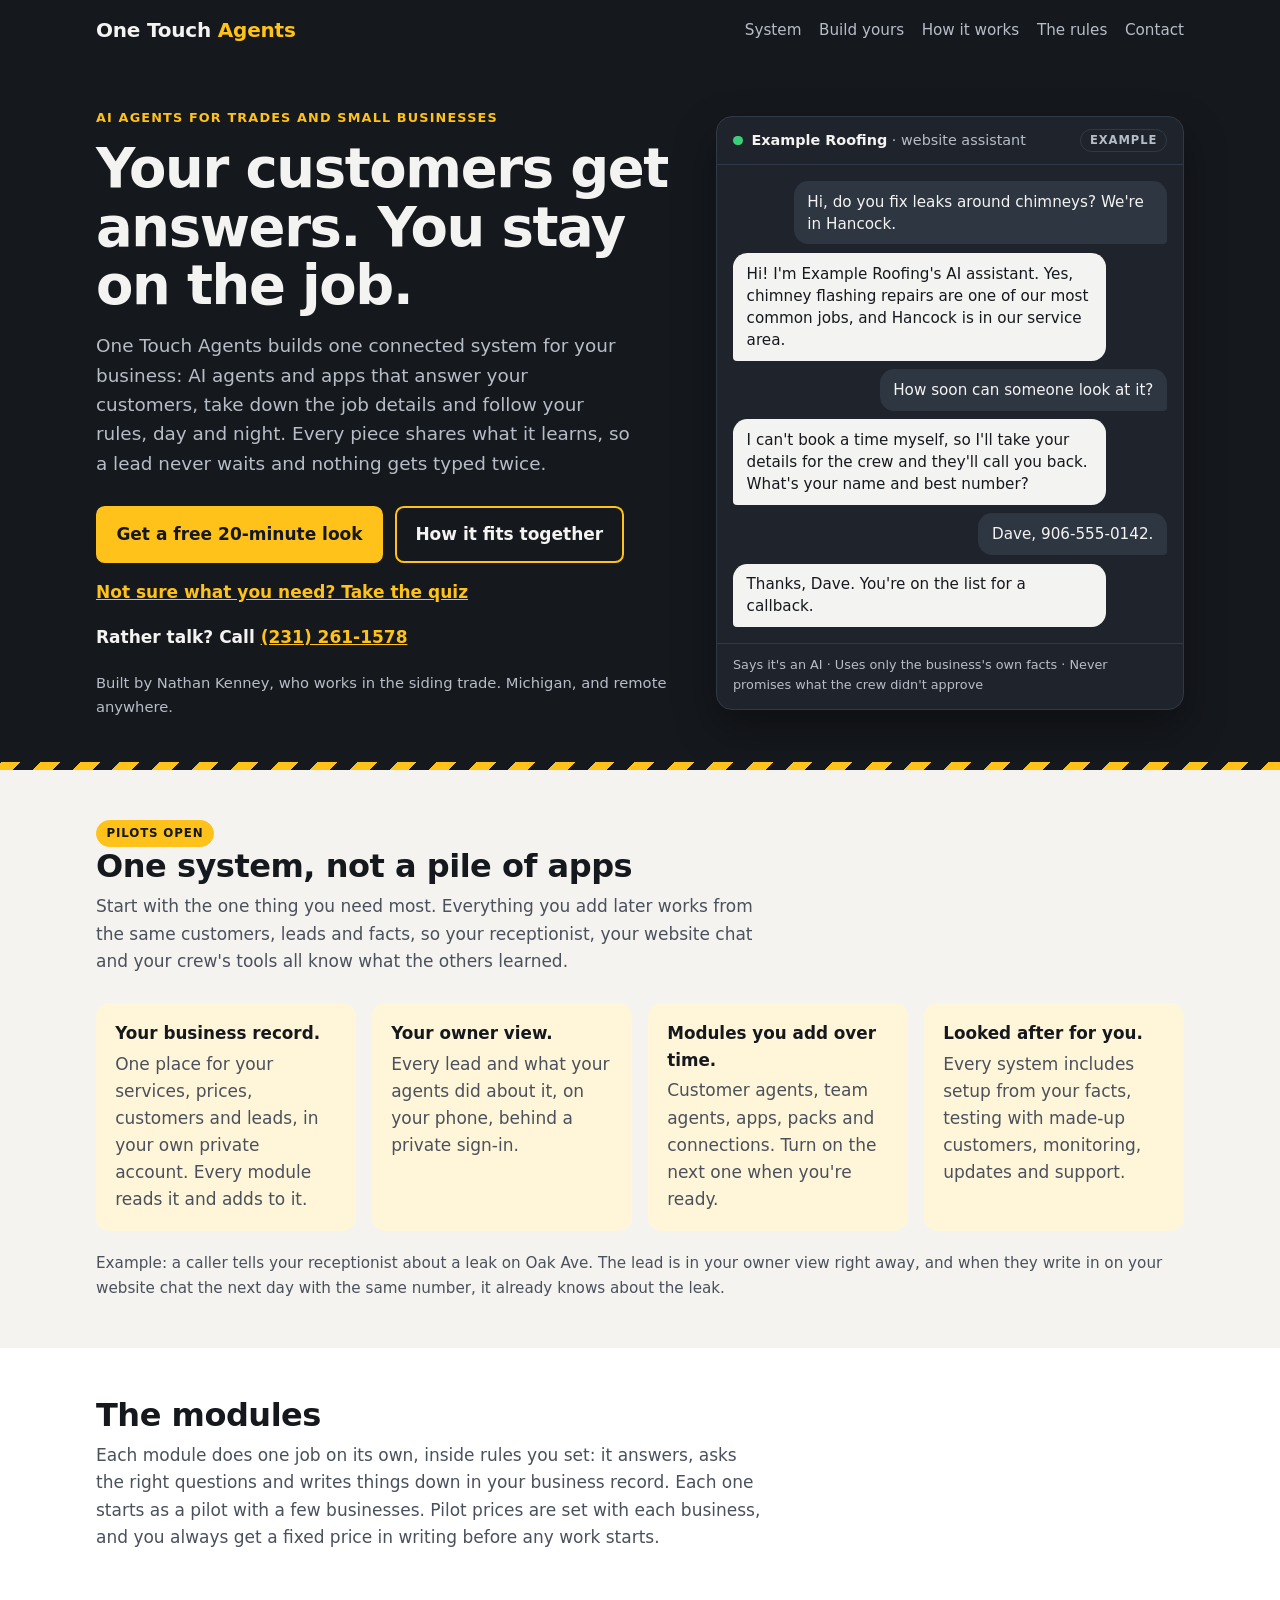
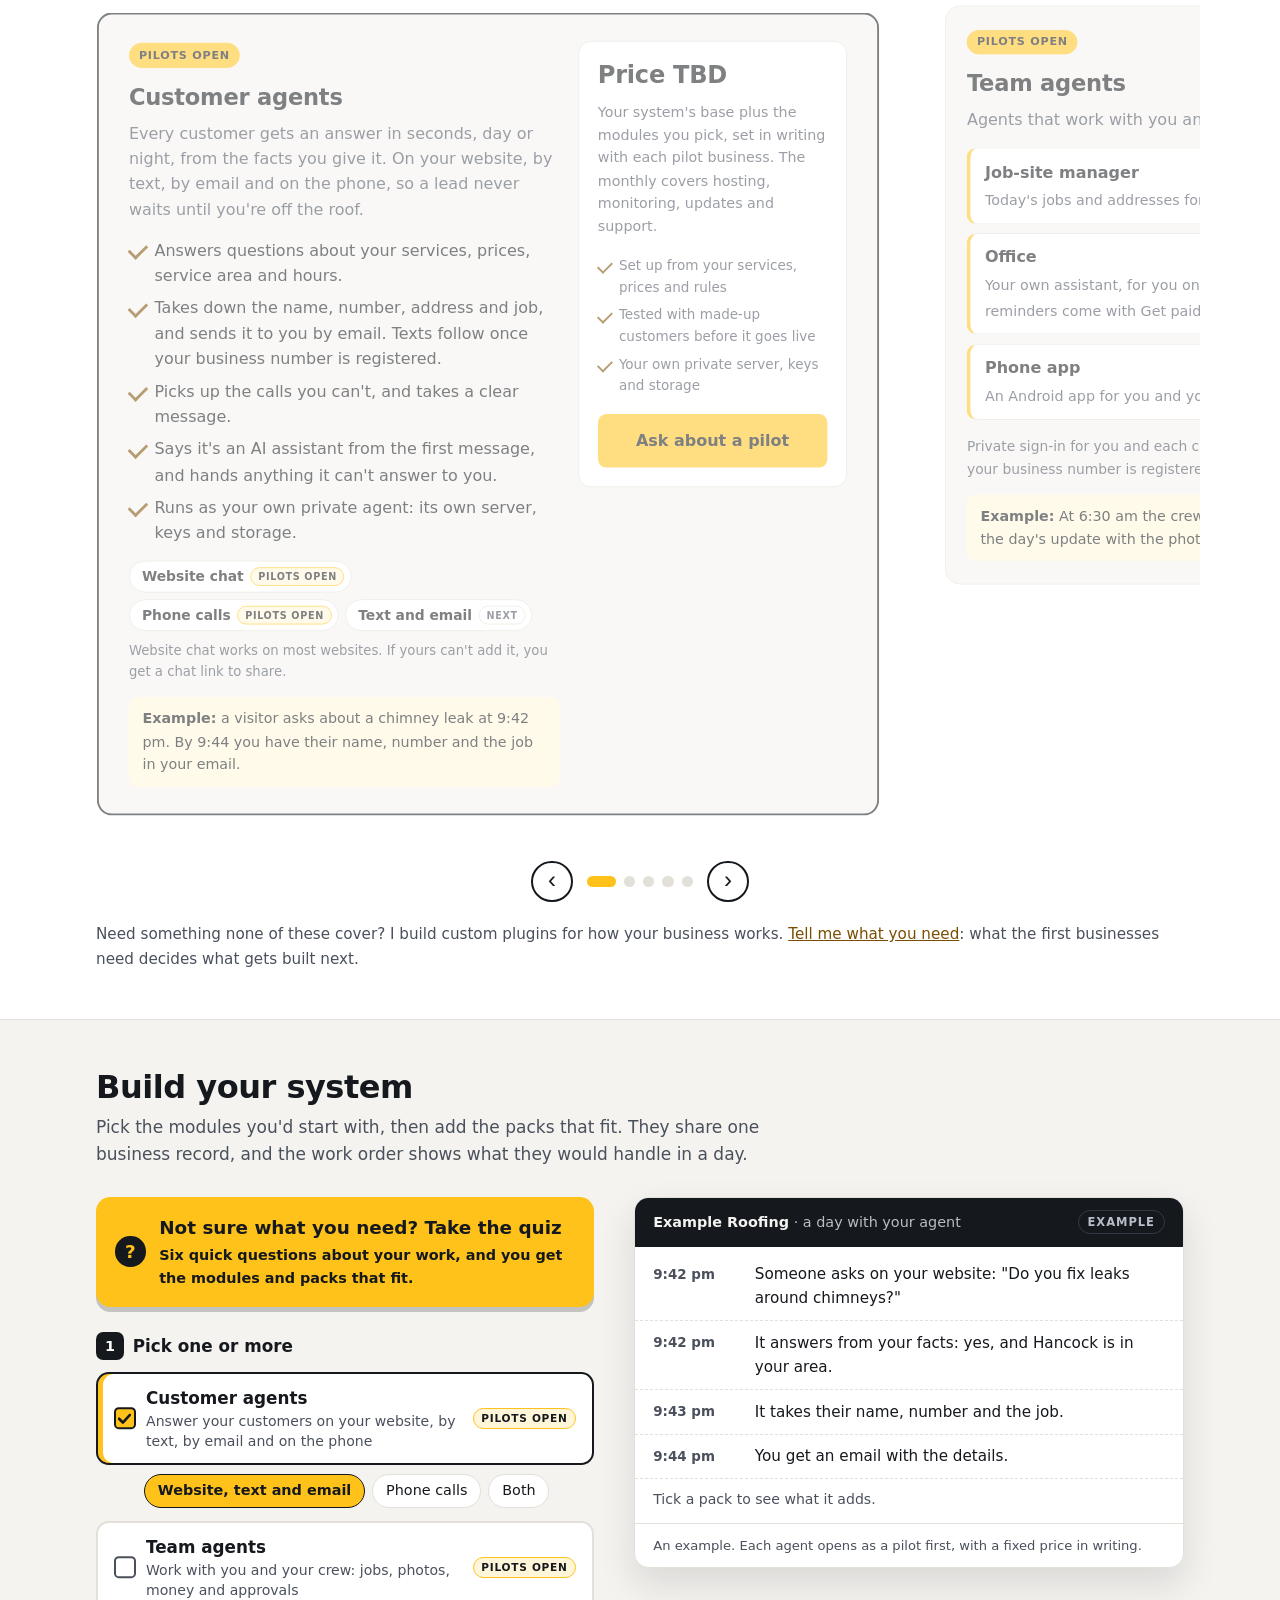
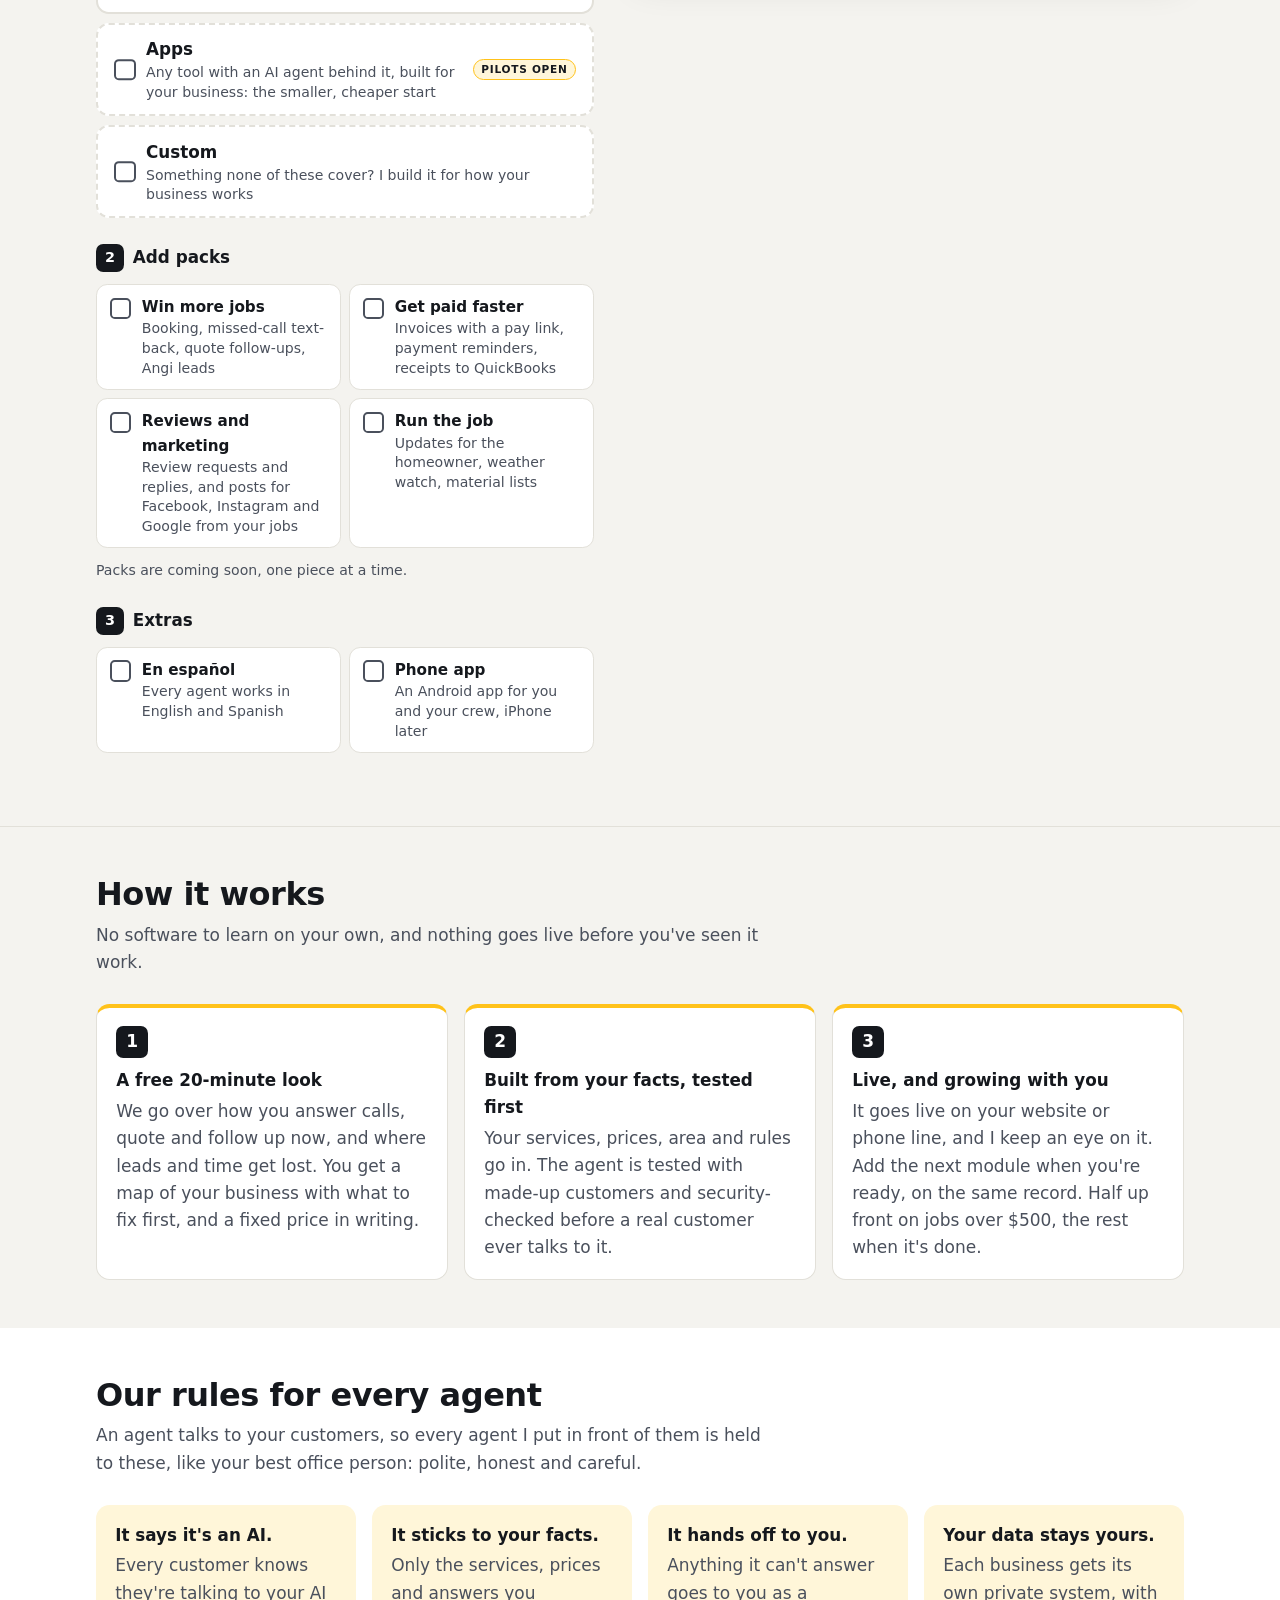
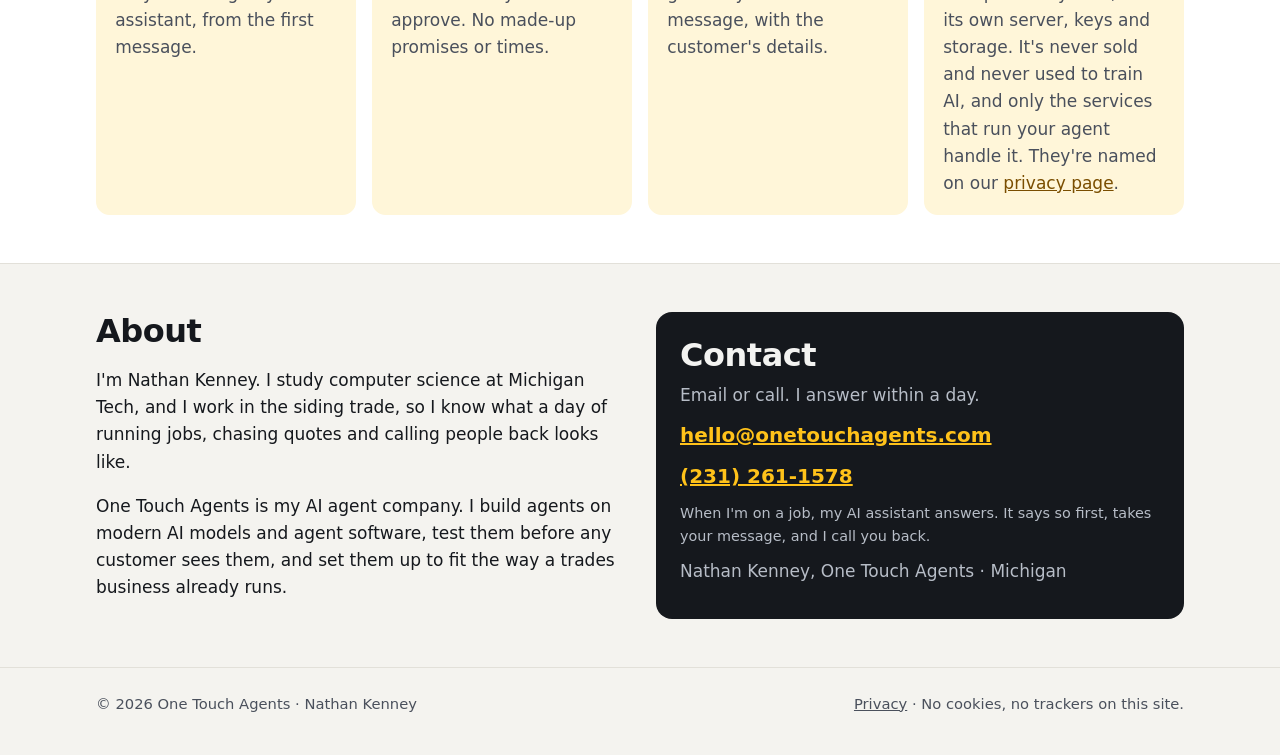
<file: index.html>
<!doctype html>
<html lang="en">
<head>
<meta charset="utf-8">
<meta name="viewport" content="width=device-width, initial-scale=1">
<title>One Touch Agents · AI agents for trades and small businesses</title>
<meta name="description" content="One Touch Agents builds one connected AI system for trades and small businesses in Michigan: agents and apps that answer your customers, take down the job details, follow your rules and share what they learn. Pilots open now. Built and looked after by Nathan Kenney.">
<link rel="canonical" href="https://onetouchagents.com/">
<meta property="og:title" content="One Touch Agents · AI agents for trades and small businesses">
<meta property="og:description" content="Your customers get answers. You stay on the job. AI agents built and looked after by Nathan Kenney.">
<meta property="og:url" content="https://onetouchagents.com/">
<meta property="og:type" content="website">
<meta name="color-scheme" content="light dark">
<link rel="stylesheet" href="/site.css?v=14">
</head>
<body>
<header class="top">
  <div class="wrap">
    <a class="mark" href="/">One Touch <span>Agents</span></a>
    <nav class="nav" aria-label="Sections">
      <a href="#system">System</a>
      <a href="#build">Build yours</a>
      <a href="#how">How it works</a>
      <a href="#rules">The rules</a>
      <a href="#contact">Contact</a>
    </nav>
  </div>
</header>

<main>
  <section class="hero">
    <div class="wrap hero-grid">
      <div>
        <p class="eyebrow">AI agents for trades and small businesses</p>
        <h1>Your customers get answers. You stay on the job.</h1>
        <p class="lead">One Touch Agents builds one connected system for your business: AI agents and apps that answer your customers, take down the job details and follow your rules, day and night. Every piece shares what it learns, so a lead never waits and nothing gets typed twice.</p>
        <div class="ctas">
          <a class="btn primary" href="mailto:hello@onetouchagents.com?subject=A%20free%2020-minute%20look">Get a free 20-minute look</a>
          <a class="btn ghost" href="#system">How it fits together</a>
        </div>
        <p class="quiz-link"><button type="button" popovertarget="quiz">Not sure what you need? Take the quiz</button></p>
        <p class="call">Rather talk? Call <a href="tel:+12312611578">(231) 261-1578</a></p>
        <p class="where">Built by Nathan Kenney, who works in the siding trade. Michigan, and remote anywhere.</p>
      </div>

      <figure class="chat" aria-label="Example conversation with a roofing company's website agent">
        <figcaption class="chat-top">
          <span class="dot" aria-hidden="true"></span>
          <span><b>Example Roofing</b> · website assistant</span>
          <span class="tag">Example</span>
        </figcaption>
        <div class="chat-body">
          <p class="msg them">Hi, do you fix leaks around chimneys? We're in Hancock.</p>
          <p class="msg agent">Hi! I'm Example Roofing's AI assistant. Yes, chimney flashing repairs are one of our most common jobs, and Hancock is in our service area.</p>
          <p class="msg them">How soon can someone look at it?</p>
          <p class="msg agent">I can't book a time myself, so I'll take your details for the crew and they'll call you back. What's your name and best number?</p>
          <p class="msg them">Dave, 906-555-0142.</p>
          <p class="msg agent">Thanks, Dave. You're on the list for a callback.</p>
        </div>
        <p class="chat-foot">Says it's an AI · Uses only the business's own facts · Never promises what the crew didn't approve</p>
      </figure>
    </div>
  </section>

  <section id="system">
    <div class="wrap">
      <span class="badge ready">Pilots open</span>
      <h2>One system, not a pile of apps</h2>
      <p class="sub">Start with the one thing you need most. Everything you add later works from the same customers, leads and facts, so your receptionist, your website chat and your crew's tools all know what the others learned.</p>
      <div class="rules">
        <div><b>Your business record.</b> One place for your services, prices, customers and leads, in your own private account. Every module reads it and adds to it.</div>
        <div><b>Your owner view.</b> Every lead and what your agents did about it, on your phone, behind a private sign-in.</div>
        <div><b>Modules you add over time.</b> Customer agents, team agents, apps, packs and connections. Turn on the next one when you're ready.</div>
        <div><b>Looked after for you.</b> Every system includes setup from your facts, testing with made-up customers, monitoring, updates and support.</div>
      </div>
      <p class="note">Example: a caller tells your receptionist about a leak on Oak Ave. The lead is in your owner view right away, and when they write in on your website chat the next day with the same number, it already knows about the leak.</p>
    </div>
  </section>

  <section class="alt" id="agents">
    <div class="wrap">
      <h2>The modules</h2>
      <p class="sub">Each module does one job on its own, inside rules you set: it answers, asks the right questions and writes things down in your business record. Each one starts as a pilot with a few businesses. Pilot prices are set with each business, and you always get a fixed price in writing before any work starts.</p>

      <div class="carousel" role="region" aria-roledescription="carousel" aria-label="Kinds of agents">
        <div class="slides" tabindex="0">
          <article class="slide main" role="group" aria-roledescription="slide" aria-label="1 of 5: Customer agents">
            <div class="slide-body">
              <span class="badge ready">Pilots open</span>
              <h3>Customer agents</h3>
              <p class="slide-lead">Every customer gets an answer in seconds, day or night, from the facts you give it.<span class="more"> On your website, by text, by email and on the phone, so a lead never waits until you're off the roof.</span></p>
              <ul class="ticks">
                <li>Answers questions about your services, prices, service area and hours.</li>
                <li>Takes down the name, number, address and job, and sends it to you by email. Texts follow once your business number is registered.</li>
                <li>Picks up the calls you can't, and takes a clear message.</li>
                <li>Says it's an AI assistant from the first message, and hands anything it can't answer to you.</li>
                <li>Runs as your own private agent: its own server, keys and storage.</li>
              </ul>
              <ul class="chan">
                <li>Website chat <small class="open">Pilots open</small></li>
                <li>Phone calls <small class="open">Pilots open</small></li>
                <li>Text and email <small>Next</small></li>
              </ul>
              <p class="chan-note">Website chat works on most websites. If yours can't add it, you get a chat link to share.</p>
              <p class="slide-eg"><b>Example:</b> a visitor asks about a chimney leak at 9:42 pm. By 9:44 you have their name, number and the job in your email.</p>
            </div>
            <div class="price-box">
              <div class="price">Price TBD</div>
              <p>Your system's base plus the modules you pick, set in writing with each pilot business. The monthly covers hosting, monitoring, updates and support.</p>
              <ul class="incl">
                <li>Set up from your services, prices and rules</li>
                <li>Tested with made-up customers before it goes live</li>
                <li>Your own private server, keys and storage</li>
              </ul>
              <a class="btn primary" href="mailto:hello@onetouchagents.com?subject=Pilot%3A%20customer%20agents">Ask about a pilot</a>
            </div>
          </article>

          <article class="slide" role="group" aria-roledescription="slide" aria-label="2 of 5: Team agents">
            <div class="slide-body">
              <span class="badge ready">Pilots open</span>
              <h3>Team agents</h3>
              <p class="slide-lead">Agents that work with you and your crew, and never with strangers.</p>
              <ul class="items">
                <li><b>Job-site manager</b><span>Today's jobs and addresses for the crew, photos filed on the job, and a daily update for you.</span></li>
                <li><b>Office</b><span>Your own assistant, for you only: a morning brief, your approvals and notes. Invoices and payment reminders come with Get paid faster.</span></li>
                <li><b>Phone app</b><span>An Android app for you and your crew: today's jobs, a camera button and your approvals.</span></li>
              </ul>
              <p class="slide-foot">Private sign-in for you and each crew member. They work in a private web chat for now, and by text once your business number is registered.</p>
              <p class="slide-eg"><b>Example:</b> At 6:30 am the crew opens today's jobs with the addresses and notes. At 5 pm you get the day's update with the photos.</p>
            </div>
          </article>

          <article class="slide" role="group" aria-roledescription="slide" aria-label="3 of 5: Apps">
            <div class="slide-body">
              <span class="badge ready">Pilots open</span>
              <h3>Apps</h3>
              <p class="slide-lead">Any tool your business needs, with an AI agent doing the work behind it: the smaller, cheaper start. For example:</p>
              <ul class="items">
                <li><b>Quote builder</b><span>Customers enter their job, and you get a draft estimate to OK.</span></li>
                <li><b>Intake form</b><span>Every request comes in with the details and photos you need.</span></li>
                <li><b>Job-photo report</b><span>Your crew's photos become a tidy before-and-after report for the homeowner.</span></li>
              </ul>
              <p class="slide-foot"><b>Or your own idea:</b> tell me the job, and I build the app for it.</p>
              <p class="slide-eg"><b>Example:</b> A homeowner enters their roof job at 7:20 pm. You OK the draft estimate at 7:30, and it goes out by email.</p>
            </div>
          </article>

          <article class="slide" role="group" aria-roledescription="slide" aria-label="4 of 5: Packs">
            <div class="slide-body">
              <span class="badge">Add-ons</span>
              <h3>Packs</h3>
              <p class="slide-lead">Add what fits once your agent is working. Each pack's pieces open one at a time.</p>
              <ul class="items">
                <li><b>Win more jobs <small>Coming soon</small></b><span>Missed-call text-back, booking, quote follow-ups and lead sites.</span></li>
                <li><b>Reviews and marketing <small>Coming soon</small></b><span>Review requests and replies first; posts after that, only with your OK.</span></li>
                <li><b>Get paid faster <small>Coming soon</small></b><span>Invoices with a pay link, reminders and receipts to QuickBooks.</span></li>
                <li><b>Run the job <small>Coming soon</small></b><span>Homeowner updates, weather watch and material lists.</span></li>
              </ul>
              <p class="slide-foot">Extras: <b>En español</b> <small>Next</small> and a <b>phone app</b> <small class="open">Pilots open</small>.</p>
              <p class="slide-eg"><b>Example:</b> You miss a call at 7:10 am on the way to a job. The caller has a text from you before you set the ladder down.</p>
            </div>
          </article>

          <article class="slide" role="group" aria-roledescription="slide" aria-label="5 of 5: Connections">
            <div class="slide-body">
              <span class="badge open">Coming soon</span>
              <h3>Connections</h3>
              <p class="slide-lead">Your agents work with what you already use.</p>
              <ul class="items">
                <li><b>Automations <small>Coming soon</small></b><span>Connect the apps you already use, so the same details never get typed twice.</span></li>
                <li><b>Jobber and Housecall Pro <small>Coming soon</small></b><span>Leads and jobs logged straight into the software you run your business on.</span></li>
              </ul>
              <p class="slide-eg"><b>Example:</b> A new lead from your website shows up in Jobber with the name, address and job, so nobody types it twice.</p>
            </div>
          </article>
        </div>
        <div class="sl-ctrl">
          <button type="button" class="sl-prev" aria-label="Previous slide">&#8249;</button>
          <div class="dots">
            <button type="button" aria-label="Customer agents" aria-current="true"></button>
            <button type="button" aria-label="Team agents"></button>
            <button type="button" aria-label="Apps"></button>
            <button type="button" aria-label="Packs"></button>
            <button type="button" aria-label="Connections"></button>
          </div>
          <button type="button" class="sl-next" aria-label="Next slide">&#8250;</button>
        </div>
      </div>
      <p class="note">Need something none of these cover? I build custom plugins for how your business works. <a href="mailto:hello@onetouchagents.com?subject=What%20I%20need">Tell me what you need</a>: what the first businesses need decides what gets built next.</p>
    </div>
  </section>

  <section class="builder" id="build">
    <div class="wrap">
      <h2>Build your system</h2>
      <p class="sub">Pick the modules you'd start with, then add the packs that fit. They share one business record, and the work order shows what they would handle in a day.</p>
      <div class="bld">
        <div class="bld-controls">
          <button type="button" class="quiz-big" popovertarget="quiz"><span class="qmark" aria-hidden="true">?</span><span>Not sure what you need? Take the quiz<small>Six quick questions about your work, and you get the modules and packs that fit.</small></span></button>
          <fieldset>
            <legend><span class="step">1</span> Pick one or more</legend>
            <div class="opts">
              <div class="type">
                <label class="opt"><input type="checkbox" class="ty" id="t-cust" checked><span class="tx"><b>Customer agents</b><span>Answer your customers on your website, by text, by email and on the phone</span></span><small class="open">Pilots open</small></label>
                <div class="subs">
                  <label class="sub-opt"><input type="radio" name="cust" id="c-desk" checked>Website, text and email</label>
                  <label class="sub-opt"><input type="radio" name="cust" id="c-phone">Phone calls</label>
                  <label class="sub-opt"><input type="radio" name="cust" id="c-both">Both</label>
                </div>
              </div>
              <div class="type">
                <label class="opt"><input type="checkbox" class="ty" id="t-team"><span class="tx"><b>Team agents</b><span>Work with you and your crew: jobs, photos, money and approvals</span></span><small class="open">Pilots open</small></label>
                <div class="subs">
                  <label class="sub-opt"><input type="radio" name="team" id="m-site" checked>Jobs and crew</label>
                  <label class="sub-opt"><input type="radio" name="team" id="m-office">Money and approvals, for you only</label>
                  <label class="sub-opt"><input type="radio" name="team" id="m-both">Both</label>
                </div>
              </div>
              <div class="type">
                <label class="opt opt-app"><input type="checkbox" class="ty" id="t-app"><span class="tx"><b>Apps</b><span>Any tool with an AI agent behind it, built for your business: the smaller, cheaper start</span></span><small class="open">Pilots open</small></label>
                <div class="subs">
                  <label class="sub-opt"><input type="radio" name="apps" id="p-quote" checked>Quote builder</label>
                  <label class="sub-opt"><input type="radio" name="apps" id="p-intake">Intake form</label>
                  <label class="sub-opt"><input type="radio" name="apps" id="p-photo">Job-photo report</label>
                  <label class="sub-opt"><input type="radio" name="apps" id="p-own">Your own idea</label>
                </div>
              </div>
              <div class="type">
                <label class="opt opt-custom"><input type="checkbox" class="ty" id="t-custom"><span class="tx"><b>Custom</b><span>Something none of these cover? I build it for how your business works</span></span></label>
              </div>
            </div>
          </fieldset>
          <fieldset>
            <legend><span class="step">2</span> Add packs</legend>
            <div class="togs">
              <label class="tog"><input type="checkbox" id="a-win"><span class="tx"><b>Win more jobs</b><span>Booking, missed-call text-back, quote follow-ups, Angi leads</span></span></label>
              <label class="tog"><input type="checkbox" id="a-paid"><span class="tx"><b>Get paid faster</b><span>Invoices with a pay link, payment reminders, receipts to QuickBooks</span></span></label>
              <label class="tog"><input type="checkbox" id="a-rep"><span class="tx"><b>Reviews and marketing</b><span>Review requests and replies, and posts for Facebook, Instagram and Google from your jobs</span></span></label>
              <label class="tog"><input type="checkbox" id="a-run"><span class="tx"><b>Run the job</b><span>Updates for the homeowner, weather watch, material lists</span></span></label>
            </div>
            <p class="fs-note">Packs are coming soon, one piece at a time.</p>
          </fieldset>
          <fieldset>
            <legend><span class="step">3</span> Extras</legend>
            <div class="togs">
              <label class="tog"><input type="checkbox" id="a-es"><span class="tx"><b>En español</b><span>Every agent works in English and Spanish</span></span></label>
              <label class="tog"><input type="checkbox" id="a-app"><span class="tx"><b>Phone app</b><span>An Android app for you and your crew, iPhone later</span></span></label>
            </div>
          </fieldset>
        </div>

        <figure class="ticket" aria-label="Example work order for a roofing company">
          <figcaption><span><b>Example Roofing</b> · a day with your agent</span><span class="tag">Example</span></figcaption>
          <ol class="t t-desk">
            <li class="sh">Website, text and email</li>
            <li class="x x-win"><time>7:10 am</time><span>You miss a call on the way to a job. They get a text right away.<em>Win more jobs</em></span></li>
            <li><time>9:42 pm</time><span>Someone asks on your website: "Do you fix leaks around chimneys?"</span></li>
            <li><time>9:42 pm</time><span>It answers from your facts: yes, and Hancock is in your area.</span></li>
            <li class="x x-es"><time>9:43 pm</time><span>Another visitor writes in Spanish. It answers in Spanish, and your summary stays in English.<em>Español</em></span></li>
            <li><time>9:43 pm</time><span>It takes their name, number and the job.</span></li>
            <li class="x x-win"><time>9:44 pm</time><span>It offers Tuesday 4:00 or Wednesday 9:00 from your calendar, for you to confirm.<em>Win more jobs</em></span></li>
            <li><time>9:44 pm</time><span>You get an email with the details.</span></li>
            <li class="x x-app"><time>9:44 pm</time><span>The lead pops up in your phone app. Tap to call back.<em>Phone app</em></span></li>
            <li class="x x-win"><time>3 days later</time><span>No answer on your quote yet. It sends a friendly check-in.<em>Win more jobs</em></span></li>
            <li class="x x-rep"><time>After the job</time><span>The customer gets a review request, and one reminder.<em>Reviews</em></span></li>
            <li class="x x-rep"><time>After the job</time><span>You text it photos of the finished roof. It drafts a post for Facebook and Google, for you to OK.<em>Marketing</em></span></li>
            <li class="x x-paid na"><time>Note</time><span>Invoices and payments are in the Office agent.<em>Get paid faster</em></span></li>
            <li class="x x-run na"><time>Note</time><span>Running the job is the job-site manager's work.<em>Run the job</em></span></li>
          </ol>
          <ol class="t t-phone">
            <li class="sh">Phone calls</li>
            <li><time>10:15 am</time><span>Your phone rings while you're up on a roof. It picks up.</span></li>
            <li><time>10:15 am</time><span>It says it's your AI assistant and that the call is recorded, then asks what they need.</span></li>
            <li class="x x-es"><time>10:15 am</time><span>"Para español, oprima 2." Spanish callers get the whole call in Spanish.<em>Español</em></span></li>
            <li><time>10:17 am</time><span>It takes their name, number, address and the job.</span></li>
            <li class="x x-win"><time>10:17 am</time><span>It offers a time to look at the job, for you to confirm.<em>Win more jobs</em></span></li>
            <li class="x x-win"><time>10:18 am</time><span>They get a text confirming their message.<em>Win more jobs</em></span></li>
            <li><time>10:18 am</time><span>You get the message by email.</span></li>
            <li class="x x-app"><time>10:18 am</time><span>The message pops up in your phone app, with the recording's summary.<em>Phone app</em></span></li>
            <li class="x x-rep"><time>After the job</time><span>The customer gets a review request, and one reminder.<em>Reviews</em></span></li>
            <li class="x x-paid na"><time>Note</time><span>Invoices and payments are in the Office agent.<em>Get paid faster</em></span></li>
            <li class="x x-run na"><time>Note</time><span>Running the job is the job-site manager's work.<em>Run the job</em></span></li>
          </ol>
          <ol class="t t-site">
            <li class="sh">Jobs and crew</li>
            <li class="x x-run"><time>6:00 am</time><span>Rain is coming Thursday. It drafts a text moving the Oak Ave job to Friday, for you to OK.<em>Run the job</em></span></li>
            <li><time>6:45 am</time><span>You and your crew get today's jobs and addresses.</span></li>
            <li class="x x-app"><time>6:45 am</time><span>Your crew opens the app: today's jobs, a camera button and "done".<em>Phone app</em></span></li>
            <li class="x x-es"><time>6:45 am</time><span>Crew members who want it get their messages in Spanish.<em>Español</em></span></li>
            <li class="x x-run"><time>7:30 am</time><span>The Maple St homeowner gets "the crew is on the way".<em>Run the job</em></span></li>
            <li><time>12:30 pm</time><span>The crew texts photos of the tear-off. They're filed on the job.</span></li>
            <li class="x x-paid"><time>12:40 pm</time><span>The crew texts a supply-house receipt. It goes to QuickBooks, flagged for you to check.<em>Get paid faster</em></span></li>
            <li><time>3:50 pm</time><span>The crew texts "done on Maple St". The job is marked finished.</span></li>
            <li class="x x-run"><time>3:50 pm</time><span>The homeowner gets "done", with the photos you OK'd.<em>Run the job</em></span></li>
            <li><time>5:00 pm</time><span>You get the day's update: what's done, what's left, any problems.</span></li>
            <li class="x x-rep"><time>5:00 pm</time><span>The Maple St customer gets a review request, and the photos become a post for you to OK.<em>Marketing</em></span></li>
            <li class="x x-win na"><time>Note</time><span>Winning new jobs is the front desk's and the receptionist's work.<em>Win more jobs</em></span></li>
          </ol>
          <ol class="t t-office">
            <li class="sh">Money and approvals</li>
            <li><time>6:30 am</time><span>Your morning brief: today's jobs, new leads and what's waiting on you.</span></li>
            <li><time>8:10 am</time><span>A voice note from the truck: "Call Dave back about the chimney." It's on today's list.</span></li>
            <li class="x x-paid"><time>9:00 am</time><span>The Maple St invoice, with a pay link, is ready for you to OK.<em>Get paid faster</em></span></li>
            <li class="x x-paid"><time>9:05 am</time><span>The Oak Ave invoice is 5 days late. It sends a friendly reminder.<em>Get paid faster</em></span></li>
            <li class="x x-rep"><time>11:20 am</time><span>A new 5-star Google review. It drafts a reply for you to OK.<em>Reviews</em></span></li>
            <li class="x x-rep"><time>Friday</time><span>This week's post is drafted from your finished jobs, for you to OK.<em>Marketing</em></span></li>
            <li class="x x-app"><time>12:00 pm</time><span>Everything waiting on your OK is one list in your phone app. Tap yes or no.<em>Phone app</em></span></li>
            <li class="x x-win"><time>2:00 pm</time><span>Past customers who signed up get an email: "Time for your gutter cleaning."<em>Win more jobs</em></span></li>
            <li class="x x-paid"><time>4:40 pm</time><span>Dave paid by card. The invoice is marked paid.<em>Get paid faster</em></span></li>
            <li class="x x-es"><time>Any time</time><span>Talk to it in English or Spanish.<em>Español</em></span></li>
            <li class="x x-run na"><time>Note</time><span>The job-site manager's daily update lands in your brief.<em>Run the job</em></span></li>
          </ol>
          <ol class="t t-quote">
            <li class="sh">Quote builder</li>
            <li><time>7:20 pm</time><span>A homeowner opens your quote page and enters the job: a roof replacement, its measurements and a few photos.</span></li>
            <li class="x x-es"><time>7:20 pm</time><span>The page works in Spanish too.<em>Español</em></span></li>
            <li><time>7:22 pm</time><span>It drafts an estimate from your price list. It never guesses sizes from the photos.</span></li>
            <li><time>7:30 pm</time><span>You get the draft to check. You change one line and OK it.</span></li>
            <li class="x x-app"><time>7:30 pm</time><span>You OK it from the phone app in one tap.<em>Phone app</em></span></li>
            <li><time>7:31 pm</time><span>The homeowner gets your estimate by email.</span></li>
            <li class="x x-win"><time>3 days later</time><span>No answer yet. It sends a friendly check-in.<em>Win more jobs</em></span></li>
            <li class="x x-paid"><time>5 days later</time><span>They accept. A deposit pay link goes out with your OK.<em>Get paid faster</em></span></li>
            <li class="x x-rep na"><time>Note</time><span>Reviews and posts come with a customer agent or the Office.<em>Reviews</em></span></li>
            <li class="x x-run na"><time>Note</time><span>Running the job is the job-site manager's work.<em>Run the job</em></span></li>
          </ol>
          <ol class="t t-intake">
            <li class="sh">Intake form</li>
            <li><time>8:05 pm</time><span>A homeowner fills in your job form: what they need, the address and photos of the damage.</span></li>
            <li class="x x-es"><time>8:05 pm</time><span>The form works in Spanish too.<em>Español</em></span></li>
            <li><time>8:05 pm</time><span>It asks the follow-up questions you would: how old is the roof, any leaks inside?</span></li>
            <li><time>8:06 pm</time><span>You get one clean summary by email, ready for a callback.</span></li>
            <li class="x x-app"><time>8:06 pm</time><span>It shows up in your phone app, photos and all.<em>Phone app</em></span></li>
            <li class="x x-win"><time>8:06 pm</time><span>It offers a time for you to come look, for you to confirm.<em>Win more jobs</em></span></li>
            <li class="x x-paid na"><time>Note</time><span>Invoices and payments are in the Office.<em>Get paid faster</em></span></li>
            <li class="x x-rep na"><time>Note</time><span>Reviews and posts come with a customer agent or the Office.<em>Reviews</em></span></li>
            <li class="x x-run na"><time>Note</time><span>Running the job is the job-site manager's work.<em>Run the job</em></span></li>
          </ol>
          <ol class="t t-photo">
            <li class="sh">Job-photo report</li>
            <li><time>12:30 pm</time><span>Your crew snaps photos of the tear-off and the new decking.</span></li>
            <li class="x x-app"><time>12:30 pm</time><span>They take them in the phone app, filed on the job.<em>Phone app</em></span></li>
            <li><time>4:00 pm</time><span>They tap done. It puts the photos in order with short notes.</span></li>
            <li class="x x-es"><time>4:00 pm</time><span>Notes the crew writes in Spanish come out in English in the report.<em>Español</em></span></li>
            <li><time>4:10 pm</time><span>You check the report and OK it.</span></li>
            <li><time>4:15 pm</time><span>The homeowner gets a tidy before-and-after report.</span></li>
            <li class="x x-rep"><time>4:15 pm</time><span>The report ends with a link to leave you a review.<em>Reviews</em></span></li>
            <li class="x x-rep"><time>4:15 pm</time><span>The best before-and-after photos become a post for you to OK.<em>Marketing</em></span></li>
            <li class="x x-win na"><time>Note</time><span>Winning new jobs is the customer agents' work.<em>Win more jobs</em></span></li>
            <li class="x x-paid na"><time>Note</time><span>Invoices and payments are in the Office.<em>Get paid faster</em></span></li>
            <li class="x x-run na"><time>Note</time><span>Updates during the job come with the job-site manager.<em>Run the job</em></span></li>
          </ol>
          <ol class="t t-own">
            <li class="sh">Your own app</li>
            <li><time>First</time><span>You tell me the job the app should do: a form, a calculator, a checklist, a tracker, anything your business runs on.</span></li>
            <li><time>Then</time><span>You get a sketch of the screens and a fixed price, in writing, before any work starts.</span></li>
            <li><time>Build</time><span>I build it with an AI agent doing the work behind it, and test it with made-up customers.</span></li>
            <li><time>Live</time><span>It goes live on your website or as a phone app, and I look after it.</span></li>
          </ol>
          <ol class="t t-custom">
            <li class="sh">Custom</li>
            <li><time>First</time><span>A free 20-minute look: you show me the job that eats your time.</span></li>
            <li><time>Then</time><span>You get what it would do and a fixed price, in writing, before any work starts.</span></li>
            <li><time>Build</time><span>I build it for how your business works and test it with made-up customers.</span></li>
            <li><time>Live</time><span>It goes live on its own or inside your agent or app, and I look after it.</span></li>
          </ol>
          <p class="pick">Pick one or more to see the day.</p>
          <p class="hint">Tick a pack to see what it adds.</p>
          <p class="ticket-foot">An example. Each agent opens as a pilot first, with a fixed price in writing.</p>
        </figure>
      </div>
    </div>
  </section>

  <section id="how">
    <div class="wrap">
      <h2>How it works</h2>
      <p class="sub">No software to learn on your own, and nothing goes live before you've seen it work.</p>
      <ol class="steps">
        <li><b>A free 20-minute look</b>We go over how you answer calls, quote and follow up now, and where leads and time get lost. You get a map of your business with what to fix first, and a fixed price in writing.</li>
        <li><b>Built from your facts, tested first</b>Your services, prices, area and rules go in. The agent is tested with made-up customers and security-checked before a real customer ever talks to it.</li>
        <li><b>Live, and growing with you</b>It goes live on your website or phone line, and I keep an eye on it. Add the next module when you're ready, on the same record. Half up front on jobs over $500, the rest when it's done.</li>
      </ol>
    </div>
  </section>

  <section class="alt" id="rules">
    <div class="wrap">
      <h2>Our rules for every agent</h2>
      <p class="sub">An agent talks to your customers, so every agent I put in front of them is held to these, like your best office person: polite, honest and careful.</p>
      <div class="rules">
        <div><b>It says it's an AI.</b> Every customer knows they're talking to your AI assistant, from the first message.</div>
        <div><b>It sticks to your facts.</b> Only the services, prices and answers you approve. No made-up promises or times.</div>
        <div><b>It hands off to you.</b> Anything it can't answer goes to you as a message, with the customer's details.</div>
        <div><b>Your data stays yours.</b> Each business gets its own private system, with its own server, keys and storage. It's never sold and never used to train AI, and only the services that run your agent handle it. They're named on our <a href="/privacy">privacy page</a>.</div>
      </div>
    </div>
  </section>

  <section id="about">
    <div class="wrap two">
      <div>
        <h2>About</h2>
        <p>I'm Nathan Kenney. I study computer science at Michigan Tech, and I work in the siding trade, so I know what a day of running jobs, chasing quotes and calling people back looks like.</p>
        <p>One Touch Agents is my AI agent company. I build agents on modern AI models and agent software, test them before any customer sees them, and set them up to fit the way a trades business already runs.</p>
      </div>
      <div id="contact" class="contact-box">
        <h2>Contact</h2>
        <p>Email or call. I answer within a day.</p>
        <p class="big"><a href="mailto:hello@onetouchagents.com">hello@onetouchagents.com</a></p>
        <p class="big"><a href="tel:+12312611578">(231) 261-1578</a></p>
        <p class="small">When I'm on a job, my AI assistant answers. It says so first, takes your message, and I call you back.</p>
        <p>Nathan Kenney, One Touch Agents · Michigan</p>
      </div>
    </div>
  </section>
  <div id="quiz" class="quiz-pop" popover>
    <div class="quiz-head">
      <div><h2>Find the right start</h2><p>Six quick questions about your work.</p></div>
      <button type="button" class="quiz-close" popovertarget="quiz" popovertargetaction="hide">Close</button>
    </div>
    <form class="qz" action="#" onsubmit="return false">
      <div class="qprog" aria-hidden="true"><span></span></div>
      <fieldset class="qs qs1">
        <legend><span class="step">1</span><span class="qtext">What kind of work do you do?</span> <small>1 of 6</small></legend>
        <div class="opts">
          <label class="opt"><input type="radio" name="q1" id="r-roof"><span class="tx"><b>Roofing or siding</b></span></label>
          <label class="opt"><input type="radio" name="q1" id="r-hvac"><span class="tx"><b>Heating, cooling, plumbing or electrical</b></span></label>
          <label class="opt"><input type="radio" name="q1" id="r-remod"><span class="tx"><b>Remodeling or general contracting</b></span></label>
          <label class="opt"><input type="radio" name="q1" id="r-lawn"><span class="tx"><b>Lawn, landscaping or snow</b></span></label>
          <label class="opt"><input type="radio" name="q1" id="r-clean"><span class="tx"><b>Cleaning or other home services</b></span></label>
          <label class="opt"><input type="radio" name="q1" id="r-other"><span class="tx"><b>Something else</b></span></label>
        </div>
      </fieldset>

      <fieldset class="qs qs2">
        <legend><span class="step">2</span><span class="qtext">How big is your team?</span> <small>2 of 6</small></legend>
        <div class="togs">
          <label class="opt"><input type="radio" name="q2" id="s-1"><span class="tx"><b>Just me</b></span></label>
          <label class="opt"><input type="radio" name="q2" id="s-5"><span class="tx"><b>2 to 5</b></span></label>
          <label class="opt"><input type="radio" name="q2" id="s-15"><span class="tx"><b>6 to 15</b></span></label>
          <label class="opt"><input type="radio" name="q2" id="s-16"><span class="tx"><b>More than 15</b></span></label>
        </div>
        <div class="also"><label class="tog"><input type="checkbox" id="x-es"><span class="tx"><b>Some of my customers or crew speak Spanish</b></span></label></div>
      </fieldset>

      <fieldset class="qs qs3">
        <legend><span class="step">3</span><span class="qtext">Where do new customers find you?</span> <small>3 of 6 · pick any</small></legend>
        <div class="togs">
          <label class="tog"><input type="checkbox" id="f-web"><span class="tx"><b>My website</b></span></label>
          <label class="tog"><input type="checkbox" id="f-call"><span class="tx"><b>Phone calls</b></span></label>
          <label class="tog"><input type="checkbox" id="f-google"><span class="tx"><b>Google search and reviews</b></span></label>
          <label class="tog"><input type="checkbox" id="f-angi"><span class="tx"><b>Angi, Thumbtack or similar</b></span></label>
          <label class="tog"><input type="checkbox" id="f-social"><span class="tx"><b>Facebook or Instagram</b></span></label>
          <label class="tog"><input type="checkbox" id="f-word"><span class="tx"><b>Word of mouth</b></span></label>
        </div>
      </fieldset>

      <fieldset class="qs qs4">
        <legend><span class="step">4</span><span class="qtext">What takes too much of your time?</span> <small>4 of 6 · pick any</small></legend>
        <div class="togs">
          <label class="tog"><input type="checkbox" id="w-calls"><span class="tx"><b>Missed calls and callbacks</b></span></label>
          <label class="tog"><input type="checkbox" id="w-quote"><span class="tx"><b>Writing quotes and estimates</b></span></label>
          <label class="tog"><input type="checkbox" id="w-sched"><span class="tx"><b>Scheduling and booking</b></span></label>
          <label class="tog"><input type="checkbox" id="w-pay"><span class="tx"><b>Chasing payments and paperwork</b></span></label>
          <label class="tog"><input type="checkbox" id="w-crew"><span class="tx"><b>Keeping the crew and customers updated</b></span></label>
          <label class="tog"><input type="checkbox" id="w-rev"><span class="tx"><b>Reviews, social media and marketing</b></span></label>
        </div>
      </fieldset>

      <fieldset class="qs qs5">
        <legend><span class="step">5</span><span class="qtext">What do you run the business on?</span> <small>5 of 6 · pick any</small></legend>
        <div class="togs">
          <label class="tog"><input type="checkbox" id="u-jobber"><span class="tx"><b>Jobber</b></span></label>
          <label class="tog"><input type="checkbox" id="u-hcp"><span class="tx"><b>Housecall Pro</b></span></label>
          <label class="tog"><input type="checkbox" id="u-qb"><span class="tx"><b>QuickBooks</b></span></label>
          <label class="tog"><input type="checkbox" id="u-paper"><span class="tx"><b>Paper or spreadsheets</b></span></label>
          <label class="tog"><input type="checkbox" id="u-none"><span class="tx"><b>Nothing yet</b></span></label>
        </div>
      </fieldset>

      <fieldset class="qs qs6">
        <legend><span class="step">6</span><span class="qtext">How would you like to start?</span> <small>6 of 6</small></legend>
        <div class="opts">
          <label class="opt"><input type="radio" name="q6" id="z-small"><span class="tx"><b>Try one small tool first</b><span>One app on a smaller monthly plan</span></span></label>
          <label class="opt"><input type="radio" name="q6" id="z-one"><span class="tx"><b>One agent that takes a job off my plate</b><span>Add more once it's working</span></span></label>
          <label class="opt"><input type="radio" name="q6" id="z-full"><span class="tx"><b>Hand off most of the calls, office work and follow-ups</b><span>Agents and packs together</span></span></label>
        </div>
      </fieldset>

      <div class="qres" aria-live="polite">
        <p class="eyebrow">Your start</p>
        <h2 class="r r-small">Start small with one app</h2>
        <h2 class="r r-one">Start with one agent</h2>
        <h2 class="r r-full">Your setup</h2>
        <p class="r r-small">One tool, a smaller monthly plan. Add an agent when you're ready.</p>
        <p class="r r-one">Start with the first one below, and add the rest once it's working.</p>
        <p class="r r-full">Agents and packs that fit how you work. It goes live one piece at a time.</p>
        <p class="r r-fallback">Email your answers and I'll suggest the right start.</p>

        <div class="grp g-apps">
          <h3>Apps that fit</h3>
          <ul class="recs">
            <li class="rec k-quote"><b>Quote builder</b>: customers enter their job, and you get a draft estimate to OK.</li>
            <li class="rec k-intake"><b>Intake form</b>: every request comes in with the details and photos you need.</li>
            <li class="rec k-photo"><b>Job-photo report</b>: your crew's photos become a tidy report for the homeowner.</li>
            <li>Or your own idea: tell me the job, and I build the app for it.</li>
            <li class="rec k-textback"><b>Missed-call text-back on its own</b>: the smallest start. Every caller you miss gets a text right away, and you get their number.</li>
          </ul>
        </div>
        <div class="grp g-agents">
          <h3>Agents that fit</h3>
          <ul class="recs">
            <li class="rec k-phone"><b>Phone receptionist</b>: picks up the calls you can't and takes a clear message.</li>
            <li class="rec k-desk"><b>Website, text and email agent</b>: answers your customers from your facts, day and night.</li>
            <li class="rec k-site"><b>Job-site manager</b>: today's jobs, crew updates and photos in one place.</li>
            <li class="rec k-office"><b>Office</b>: invoices, payments and approvals, for you only.</li>
          </ul>
        </div>
        <div class="grp g-packs">
          <h3>Packs that fit (coming soon)</h3>
          <ul class="recs">
            <li class="rec k-win"><b>Win more jobs</b>: booking, missed-call text-back, quote follow-ups and lead sites.</li>
            <li class="rec k-paid"><b>Get paid faster</b>: invoices with a pay link and friendly payment reminders.</li>
            <li class="rec k-rep"><b>Reviews and marketing</b>: review requests and replies, and posts from your jobs that you OK.</li>
            <li class="rec k-run"><b>Run the job</b>: homeowner updates, weather watch and material lists.</li>
          </ul>
        </div>
        <h3>Good to know</h3>
        <ul class="recs notes">
          <li class="rec k-roof">For roofing and siding: weather watch for rain days, and material lists from your measurements.</li>
          <li class="rec k-hvac">For heating, cooling, plumbing and electrical: tune-up reminders to past customers, by email.</li>
          <li class="rec k-remod">For remodeling: progress photos and updates for the homeowner as the job moves.</li>
          <li class="rec k-lawn">For lawn, landscaping and snow: weather watch and seasonal reminders.</li>
          <li class="rec k-clean">For cleaning and home services: booking from your calendar and a review request after each visit.</li>
          <li class="rec k-crm">Jobber and Housecall Pro (coming soon): leads and jobs go straight in.</li>
          <li class="rec k-qb">QuickBooks (coming soon): receipts go in, flagged for you to check.</li>
          <li class="rec k-nosoft">No software needed to start.</li>
          <li class="rec k-es">En español: it talks with your customers and crew in Spanish.</li>
          <li class="rec k-app">A phone app for you and your crew: today's jobs, photos and approvals.</li>
          <li>Something no pack covers? I build custom plugins for how your business works.</li>
        </ul>

        <div class="qbtns">
          <a class="btn primary" id="ask" href="mailto:hello@onetouchagents.com?subject=A%20free%2020-minute%20look%20(quiz)">Get a free 20-minute look</a>
          <button type="button" class="btn ghost" popovertarget="quiz" popovertargetaction="hide">Close and try the builder</button>
          <button type="reset" class="reset">Start over</button>
        </div>
      </div>
      <div class="qnav"><button type="button" class="q-back">Back</button><button type="button" class="q-next">Next</button></div>
    </form>
  </div>
</main>

<footer>
  <div class="wrap">
    <span>© 2026 One Touch Agents · Nathan Kenney</span>
    <span><a href="/privacy">Privacy</a> · No cookies, no trackers on this site.</span>
  </div>
</footer>
<script>
// Fills the email with the answers ticked above. Nothing is sent or saved until you send the email yourself.
document.getElementById('ask').addEventListener('click', function () {
  var lines = [];
  document.querySelectorAll('.qz fieldset').forEach(function (f) {
    var picked = [].map.call(f.querySelectorAll('input:checked'), function (i) { return i.closest('label').querySelector('b').textContent; });
    if (picked.length) lines.push(f.querySelector('.qtext').textContent + ' ' + picked.join(', '));
  });
  this.href = 'mailto:hello@onetouchagents.com?subject=' + encodeURIComponent('A free 20-minute look (quiz)') +
    '&body=' + encodeURIComponent('My quiz answers:\n' + lines.join('\n') + '\n\nMy name, business and best number:\n');
});
</script>
<script>
// The agents slideshow: arrows and dots (swiping works without this).
(function () {
  var t = document.querySelector('.slides'); if (!t) return;
  var s = [].slice.call(t.children), dots = [].slice.call(document.querySelectorAll('.dots button'));
  document.documentElement.classList.add('js');
  function pad() { return parseFloat(getComputedStyle(t).scrollPaddingLeft) || 0; }
  function cur() {
    if (t.scrollLeft + t.clientWidth >= t.scrollWidth - 2) return s.length - 1;
    var x = t.scrollLeft + pad(), best = 0, d = 1e9;
    s.forEach(function (el, i) { var m = Math.abs(el.offsetLeft - x); if (m < d) { d = m; best = i; } });
    return best;
  }
  function mark() {
    var c = cur();
    dots.forEach(function (d, i) { d.setAttribute('aria-current', i === c ? 'true' : 'false'); });
  }
  function go(i) { i = Math.max(0, Math.min(s.length - 1, i)); t.scrollTo({ left: s[i].offsetLeft - pad() }); }
  document.querySelector('.sl-prev').addEventListener('click', function () { go(cur() - 1); });
  document.querySelector('.sl-next').addEventListener('click', function () { go(cur() + 1); });
  dots.forEach(function (d, i) { d.addEventListener('click', function () { go(i); }); });
  var timer;
  t.addEventListener('scroll', function () { clearTimeout(timer); timer = setTimeout(mark, 80); }, { passive: true });
  window.addEventListener('resize', mark);
  mark();
})();
</script>
<script>
// The quiz, one question at a time: Back, Next and Finish (without this script, every question shows in a list).
(function () {
  var f = document.querySelector('.qz'); if (!f) return;
  var steps = [].slice.call(f.querySelectorAll('.qs')).concat([f.querySelector('.qres')]);
  var back = f.querySelector('.q-back'), next = f.querySelector('.q-next'), bar = f.querySelector('.qprog span');
  var pop = document.getElementById('quiz'), i = 0;
  f.classList.add('stepper');
  function answered(n) { return n >= steps.length - 1 || !!steps[n].querySelector('.opts input:checked, .togs input:checked'); }
  function show(n, focus) {
    i = Math.max(0, Math.min(steps.length - 1, n));
    steps.forEach(function (s, k) { s.classList.toggle('on', k === i); });
    back.hidden = i === 0;
    next.hidden = i === steps.length - 1;
    next.textContent = i === steps.length - 2 ? 'Finish' : 'Next';
    next.disabled = !answered(i);
    bar.style.width = (100 * i / (steps.length - 1)) + '%';
    if (pop) pop.scrollTop = 0;
    if (focus) { var el = steps[i].querySelector('input') || steps[i].querySelector('.btn'); if (el) el.focus({ preventScroll: true }); }
  }
  f.addEventListener('change', function () { next.disabled = !answered(i); });
  next.addEventListener('click', function () { if (answered(i)) show(i + 1, true); });
  back.addEventListener('click', function () { show(i - 1, true); });
  f.addEventListener('reset', function () { setTimeout(function () { show(0, true); }, 0); });
  show(0);
})();
</script>
<script src="https://onetouch-site-chat-staging.up.railway.app/widget.js" async></script>
</body>
</html>
</file>
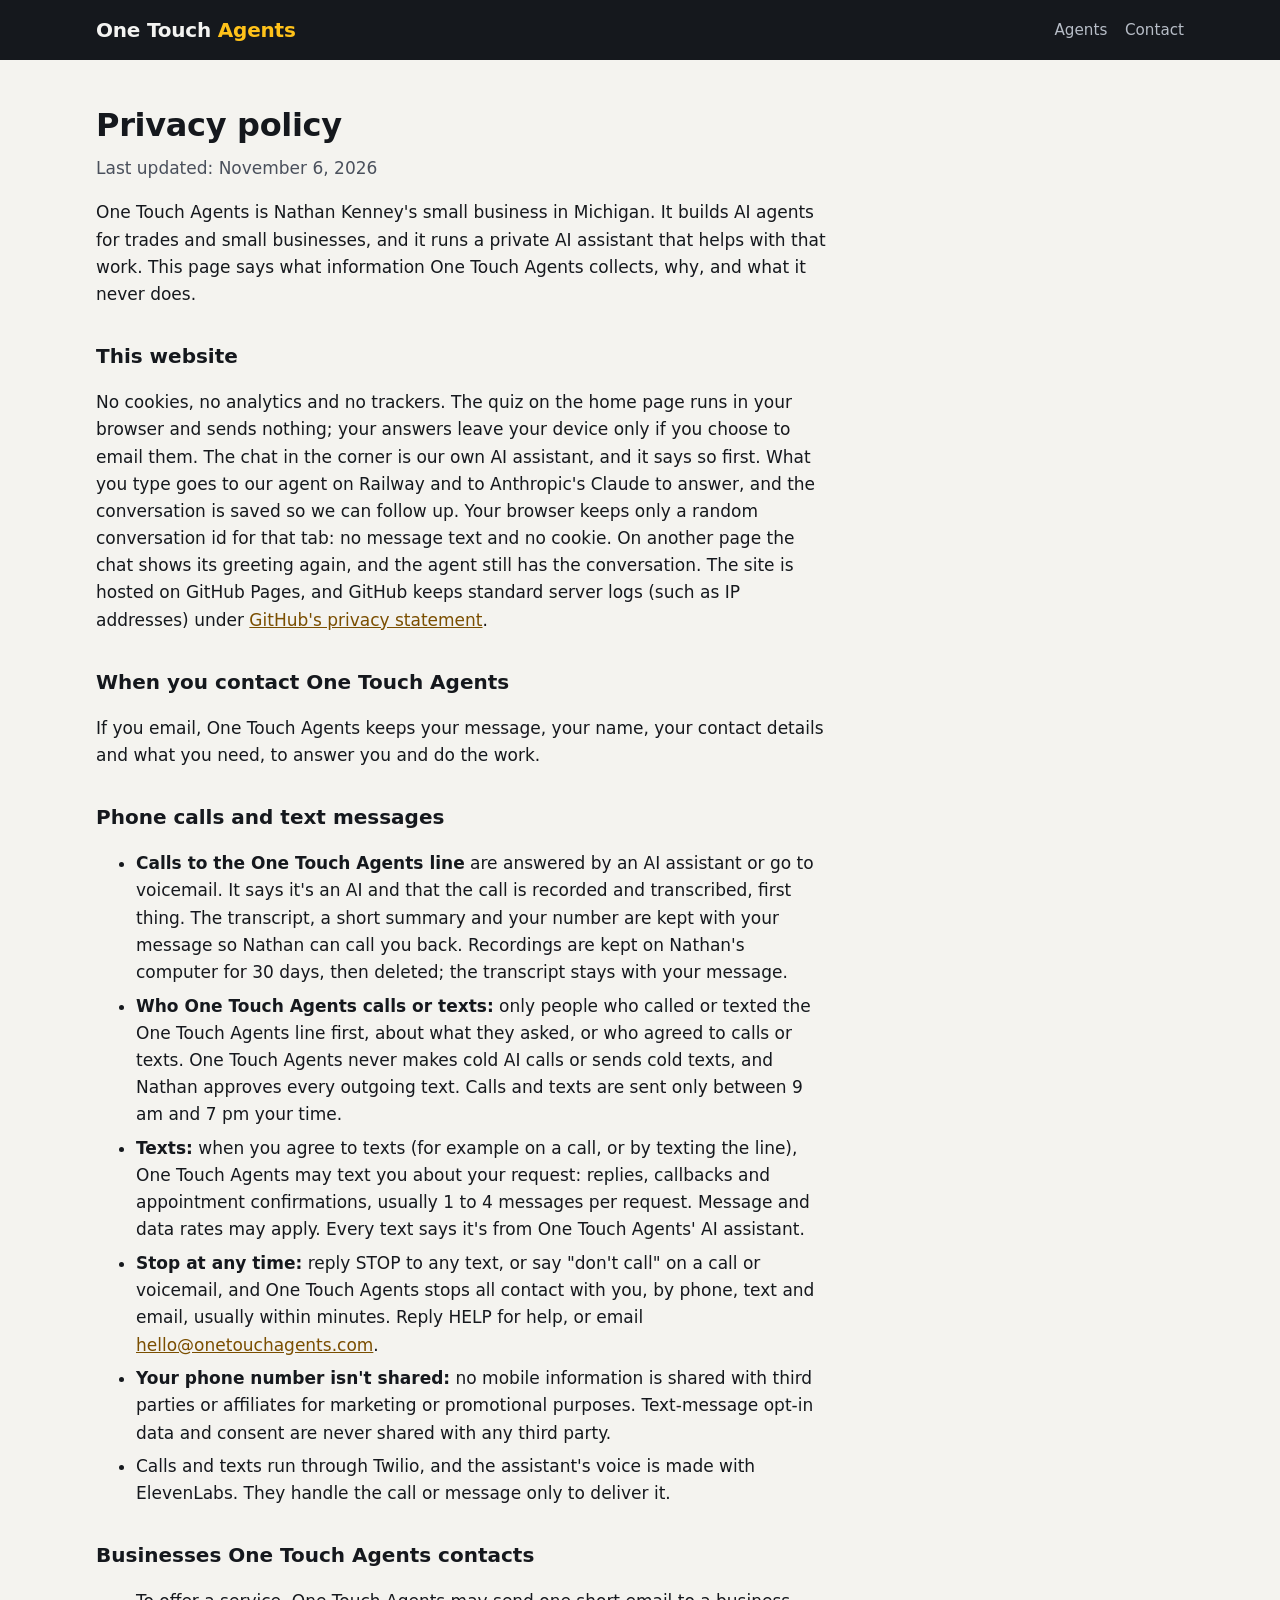
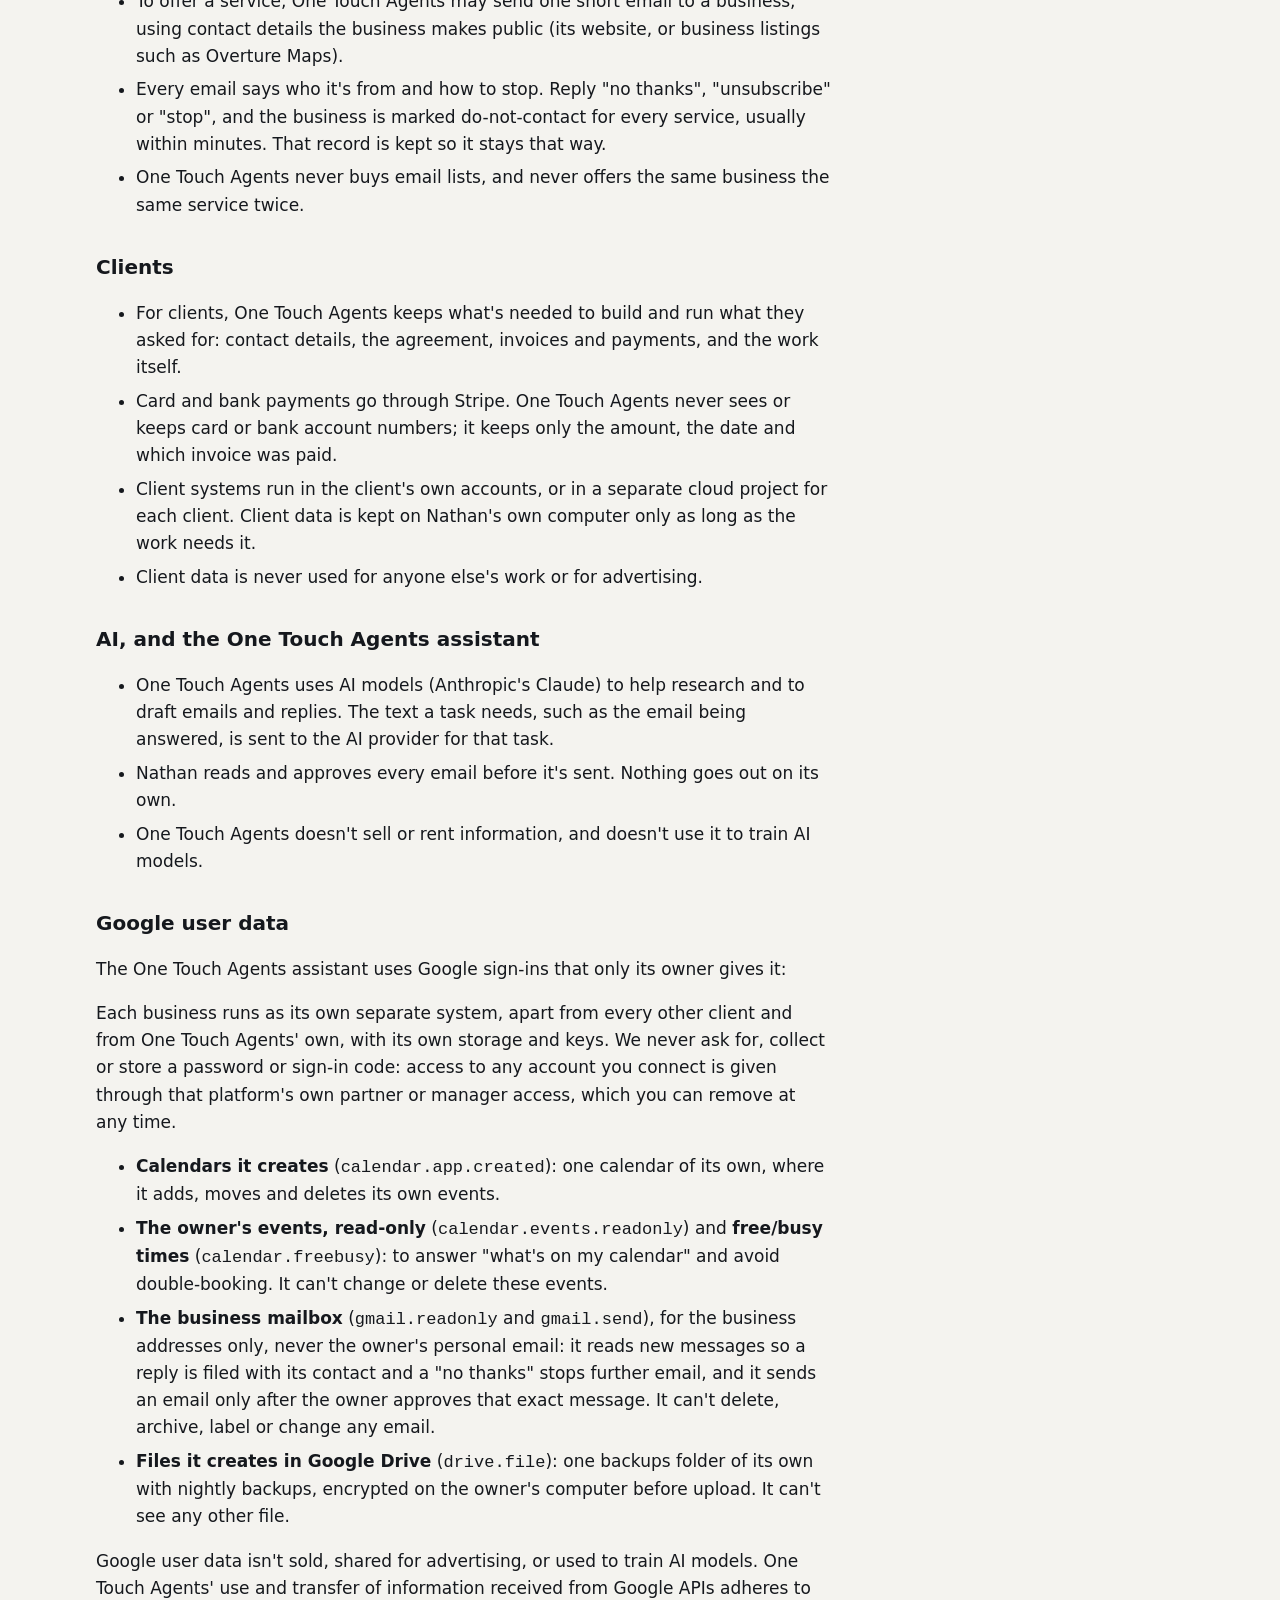
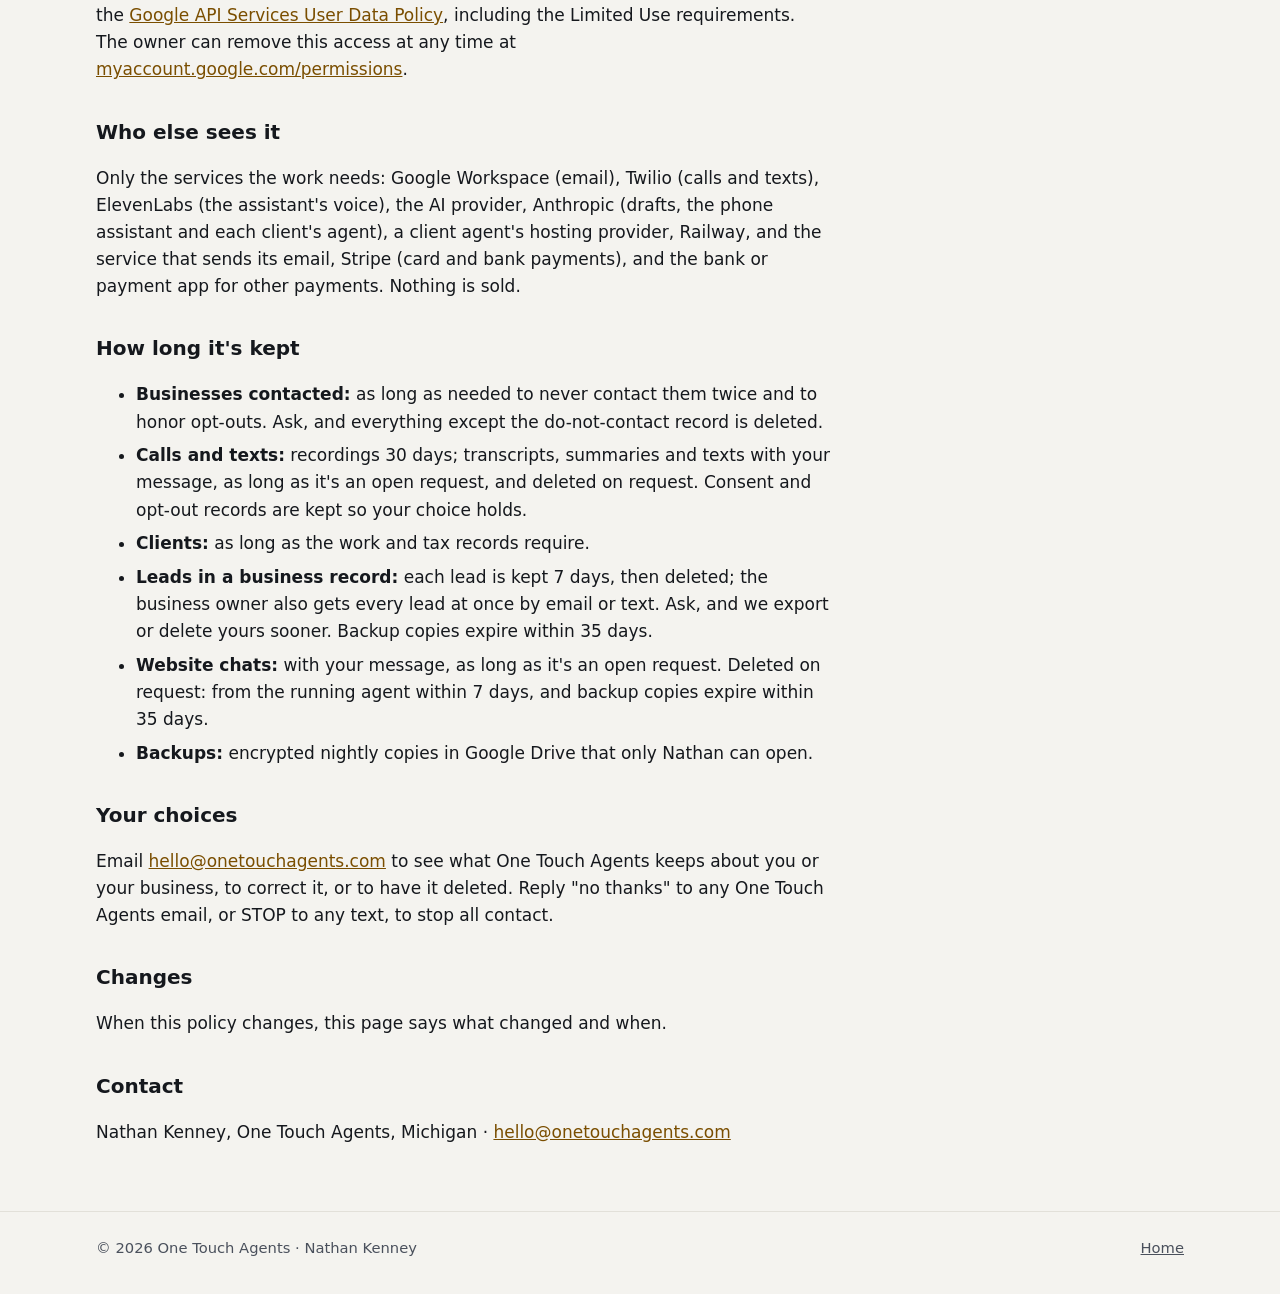
<file: privacy.html>
<!doctype html>
<html lang="en">
<head>
<meta charset="utf-8">
<meta name="viewport" content="width=device-width, initial-scale=1">
<title>Privacy policy · One Touch Agents</title>
<meta name="description" content="What One Touch Agents collects, why, and what it never does.">
<link rel="canonical" href="https://onetouchagents.com/privacy">
<meta name="color-scheme" content="light dark">
<link rel="stylesheet" href="/site.css?v=14">
</head>
<body>
<header class="top">
  <div class="wrap">
    <a class="mark" href="/">One Touch <span>Agents</span></a>
    <nav class="nav" aria-label="Site">
      <a href="/#agents">Agents</a>
      <a href="/#contact">Contact</a>
    </nav>
  </div>
</header>

<main class="wrap">
  <article class="doc">
    <h1>Privacy policy</h1>
    <p class="updated">Last updated: November 6, 2026</p>
    <p>One Touch Agents is Nathan Kenney's small business in Michigan. It builds AI agents for trades and small businesses, and it runs a private AI assistant that helps with that work. This page says what information One Touch Agents collects, why, and what it never does.</p>

    <h2>This website</h2>
    <p>No cookies, no analytics and no trackers. The quiz on the home page runs in your browser and sends nothing; your answers leave your device only if you choose to email them. The chat in the corner is our own AI assistant, and it says so first. What you type goes to our agent on Railway and to Anthropic's Claude to answer, and the conversation is saved so we can follow up. Your browser keeps only a random conversation id for that tab: no message text and no cookie. On another page the chat shows its greeting again, and the agent still has the conversation. The site is hosted on GitHub Pages, and GitHub keeps standard server logs (such as IP addresses) under <a href="https://docs.github.com/site-policy/privacy-policies/github-general-privacy-statement">GitHub's privacy statement</a>.</p>

    <h2>When you contact One Touch Agents</h2>
    <p>If you email, One Touch Agents keeps your message, your name, your contact details and what you need, to answer you and do the work.</p>

    <h2>Phone calls and text messages</h2>
    <ul>
      <li><b>Calls to the One Touch Agents line</b> are answered by an AI assistant or go to voicemail. It says it's an AI and that the call is recorded and transcribed, first thing. The transcript, a short summary and your number are kept with your message so Nathan can call you back. Recordings are kept on Nathan's computer for 30 days, then deleted; the transcript stays with your message.</li>
      <li><b>Who One Touch Agents calls or texts:</b> only people who called or texted the One Touch Agents line first, about what they asked, or who agreed to calls or texts. One Touch Agents never makes cold AI calls or sends cold texts, and Nathan approves every outgoing text. Calls and texts are sent only between 9 am and 7 pm your time.</li>
      <li><b>Texts:</b> when you agree to texts (for example on a call, or by texting the line), One Touch Agents may text you about your request: replies, callbacks and appointment confirmations, usually 1 to 4 messages per request. Message and data rates may apply. Every text says it's from One Touch Agents' AI assistant.</li>
      <li><b>Stop at any time:</b> reply STOP to any text, or say "don't call" on a call or voicemail, and One Touch Agents stops all contact with you, by phone, text and email, usually within minutes. Reply HELP for help, or email <a href="mailto:hello@onetouchagents.com">hello@onetouchagents.com</a>.</li>
      <li><b>Your phone number isn't shared:</b> no mobile information is shared with third parties or affiliates for marketing or promotional purposes. Text-message opt-in data and consent are never shared with any third party.</li>
      <li>Calls and texts run through Twilio, and the assistant's voice is made with ElevenLabs. They handle the call or message only to deliver it.</li>
    </ul>

    <h2>Businesses One Touch Agents contacts</h2>
    <ul>
      <li>To offer a service, One Touch Agents may send one short email to a business, using contact details the business makes public (its website, or business listings such as Overture Maps).</li>
      <li>Every email says who it's from and how to stop. Reply "no thanks", "unsubscribe" or "stop", and the business is marked do-not-contact for every service, usually within minutes. That record is kept so it stays that way.</li>
      <li>One Touch Agents never buys email lists, and never offers the same business the same service twice.</li>
    </ul>

    <h2>Clients</h2>
    <ul>
      <li>For clients, One Touch Agents keeps what's needed to build and run what they asked for: contact details, the agreement, invoices and payments, and the work itself.</li>
      <li>Card and bank payments go through Stripe. One Touch Agents never sees or keeps card or bank account numbers; it keeps only the amount, the date and which invoice was paid.</li>
      <li>Client systems run in the client's own accounts, or in a separate cloud project for each client. Client data is kept on Nathan's own computer only as long as the work needs it.</li>
      <li>Client data is never used for anyone else's work or for advertising.</li>
    </ul>

    <h2>AI, and the One Touch Agents assistant</h2>
    <ul>
      <li>One Touch Agents uses AI models (Anthropic's Claude) to help research and to draft emails and replies. The text a task needs, such as the email being answered, is sent to the AI provider for that task.</li>
      <li>Nathan reads and approves every email before it's sent. Nothing goes out on its own.</li>
      <li>One Touch Agents doesn't sell or rent information, and doesn't use it to train AI models.</li>
    </ul>

    <h2>Google user data</h2>
    <p>The One Touch Agents assistant uses Google sign-ins that only its owner gives it:</p>
    <p>Each business runs as its own separate system, apart from every other client and from One Touch Agents' own, with its own storage and keys. We never ask for, collect or store a password or sign-in code: access to any account you connect is given through that platform's own partner or manager access, which you can remove at any time.</p>
    <ul>
      <li><b>Calendars it creates</b> (<code>calendar.app.created</code>): one calendar of its own, where it adds, moves and deletes its own events.</li>
      <li><b>The owner's events, read-only</b> (<code>calendar.events.readonly</code>) and <b>free/busy times</b> (<code>calendar.freebusy</code>): to answer "what's on my calendar" and avoid double-booking. It can't change or delete these events.</li>
      <li><b>The business mailbox</b> (<code>gmail.readonly</code> and <code>gmail.send</code>), for the business addresses only, never the owner's personal email: it reads new messages so a reply is filed with its contact and a "no thanks" stops further email, and it sends an email only after the owner approves that exact message. It can't delete, archive, label or change any email.</li>
      <li><b>Files it creates in Google Drive</b> (<code>drive.file</code>): one backups folder of its own with nightly backups, encrypted on the owner's computer before upload. It can't see any other file.</li>
    </ul>
    <p>Google user data isn't sold, shared for advertising, or used to train AI models. One Touch Agents' use and transfer of information received from Google APIs adheres to the <a href="https://developers.google.com/terms/api-services-user-data-policy">Google API Services User Data Policy</a>, including the Limited Use requirements. The owner can remove this access at any time at <a href="https://myaccount.google.com/permissions">myaccount.google.com/permissions</a>.</p>

    <h2>Who else sees it</h2>
    <p>Only the services the work needs: Google Workspace (email), Twilio (calls and texts), ElevenLabs (the assistant's voice), the AI provider, Anthropic (drafts, the phone assistant and each client's agent), a client agent's hosting provider, Railway, and the service that sends its email, Stripe (card and bank payments), and the bank or payment app for other payments. Nothing is sold.</p>

    <h2>How long it's kept</h2>
    <ul>
      <li><b>Businesses contacted:</b> as long as needed to never contact them twice and to honor opt-outs. Ask, and everything except the do-not-contact record is deleted.</li>
      <li><b>Calls and texts:</b> recordings 30 days; transcripts, summaries and texts with your message, as long as it's an open request, and deleted on request. Consent and opt-out records are kept so your choice holds.</li>
      <li><b>Clients:</b> as long as the work and tax records require.</li>
      <li><b>Leads in a business record:</b> each lead is kept 7 days, then deleted; the business owner also gets every lead at once by email or text. Ask, and we export or delete yours sooner. Backup copies expire within 35 days.</li>
      <li><b>Website chats:</b> with your message, as long as it's an open request. Deleted on request: from the running agent within 7 days, and backup copies expire within 35 days.</li>
      <li><b>Backups:</b> encrypted nightly copies in Google Drive that only Nathan can open.</li>
    </ul>

    <h2>Your choices</h2>
    <p>Email <a href="mailto:hello@onetouchagents.com">hello@onetouchagents.com</a> to see what One Touch Agents keeps about you or your business, to correct it, or to have it deleted. Reply "no thanks" to any One Touch Agents email, or STOP to any text, to stop all contact.</p>

    <h2>Changes</h2>
    <p>When this policy changes, this page says what changed and when.</p>

    <h2>Contact</h2>
    <p>Nathan Kenney, One Touch Agents, Michigan · <a href="mailto:hello@onetouchagents.com">hello@onetouchagents.com</a></p>
  </article>
</main>

<footer>
  <div class="wrap">
    <span>© 2026 One Touch Agents · Nathan Kenney</span>
    <span><a href="/">Home</a></span>
  </div>
</footer>
<script src="https://onetouch-site-chat-staging.up.railway.app/widget.js" async></script>
</body>
</html>
</file>
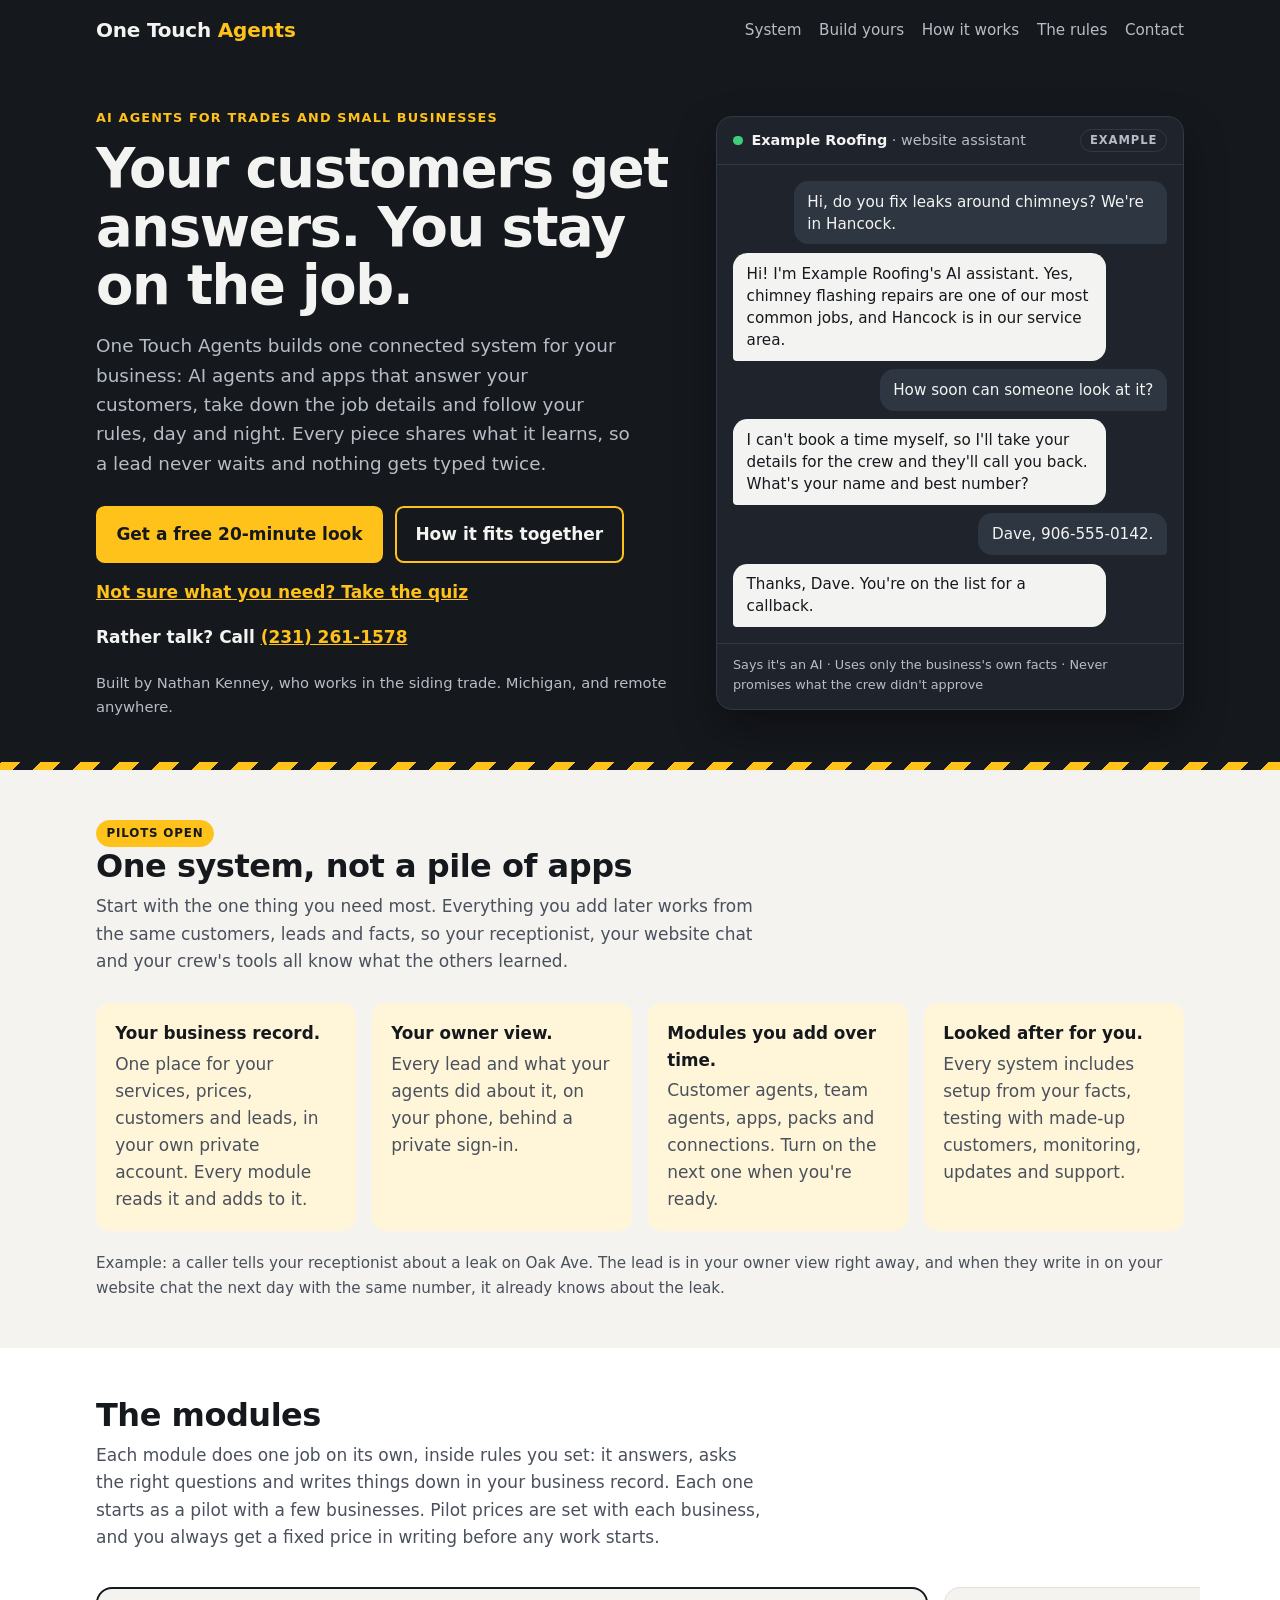
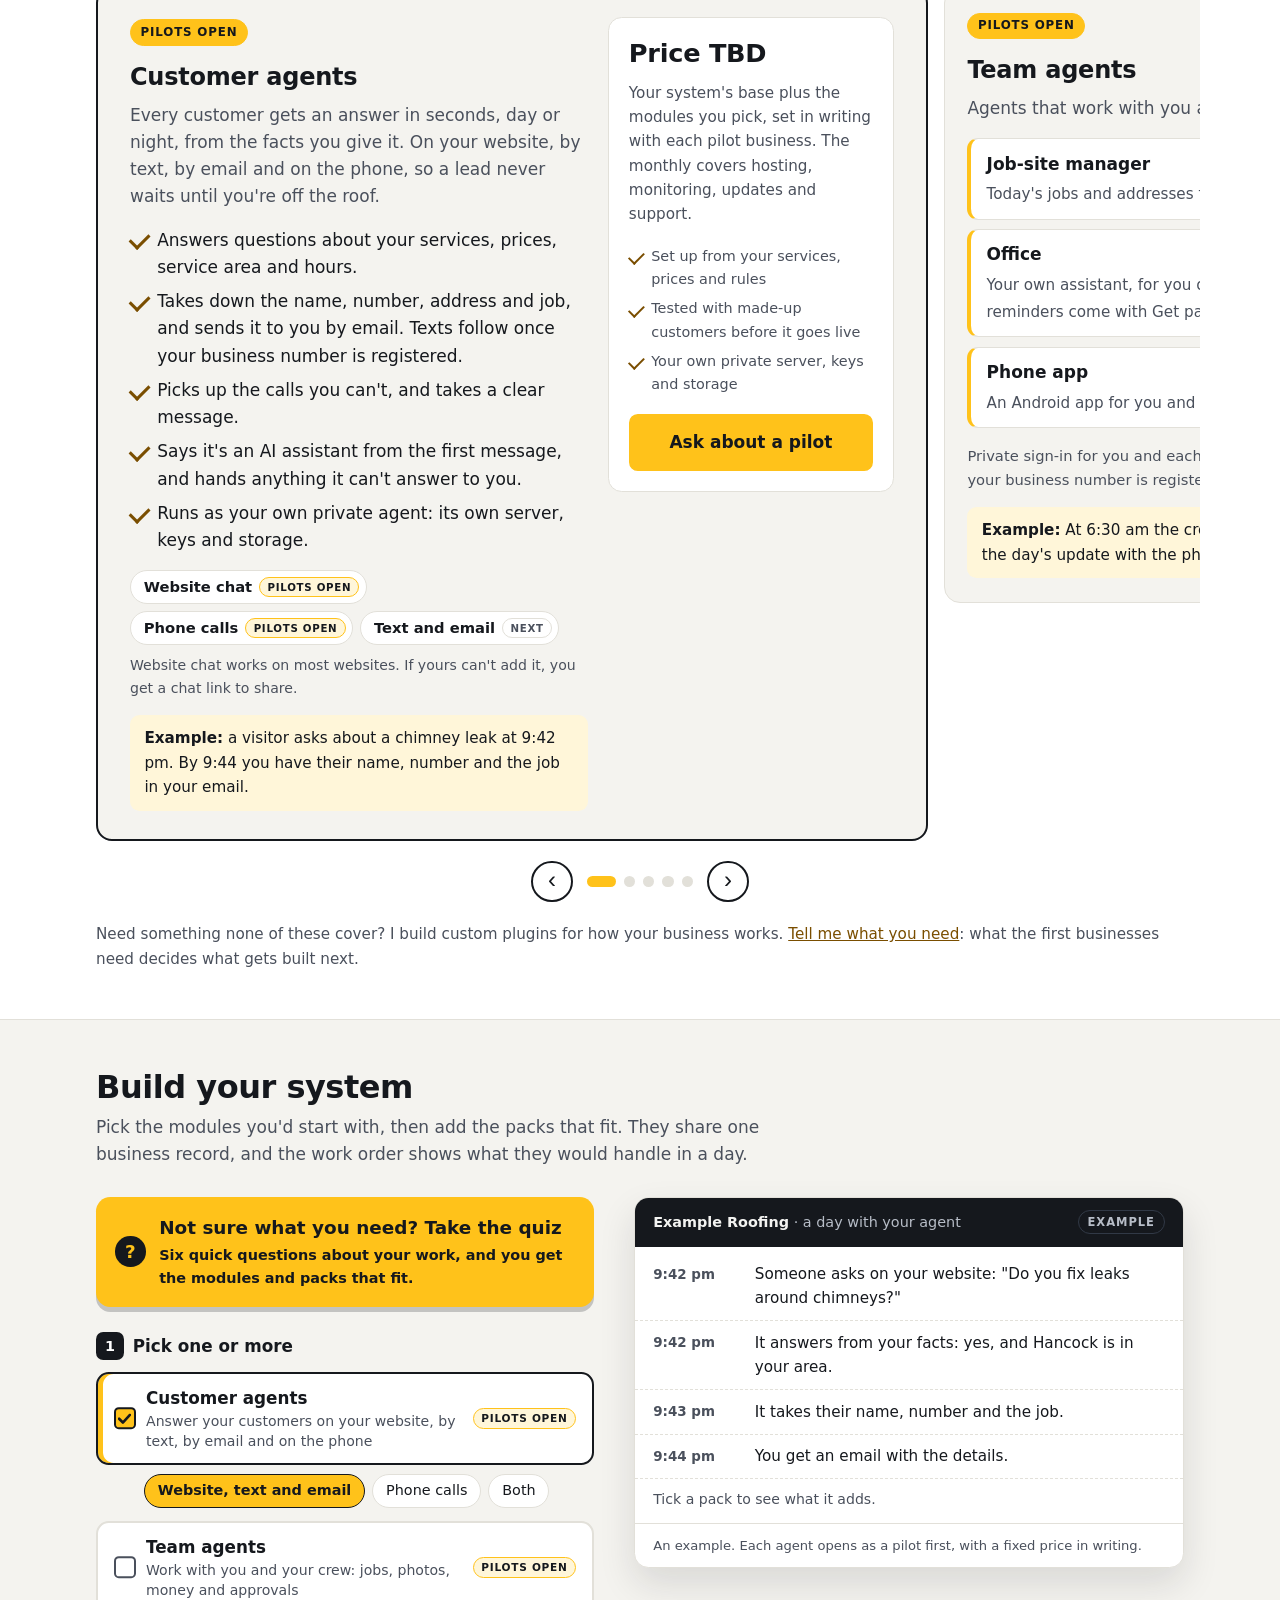
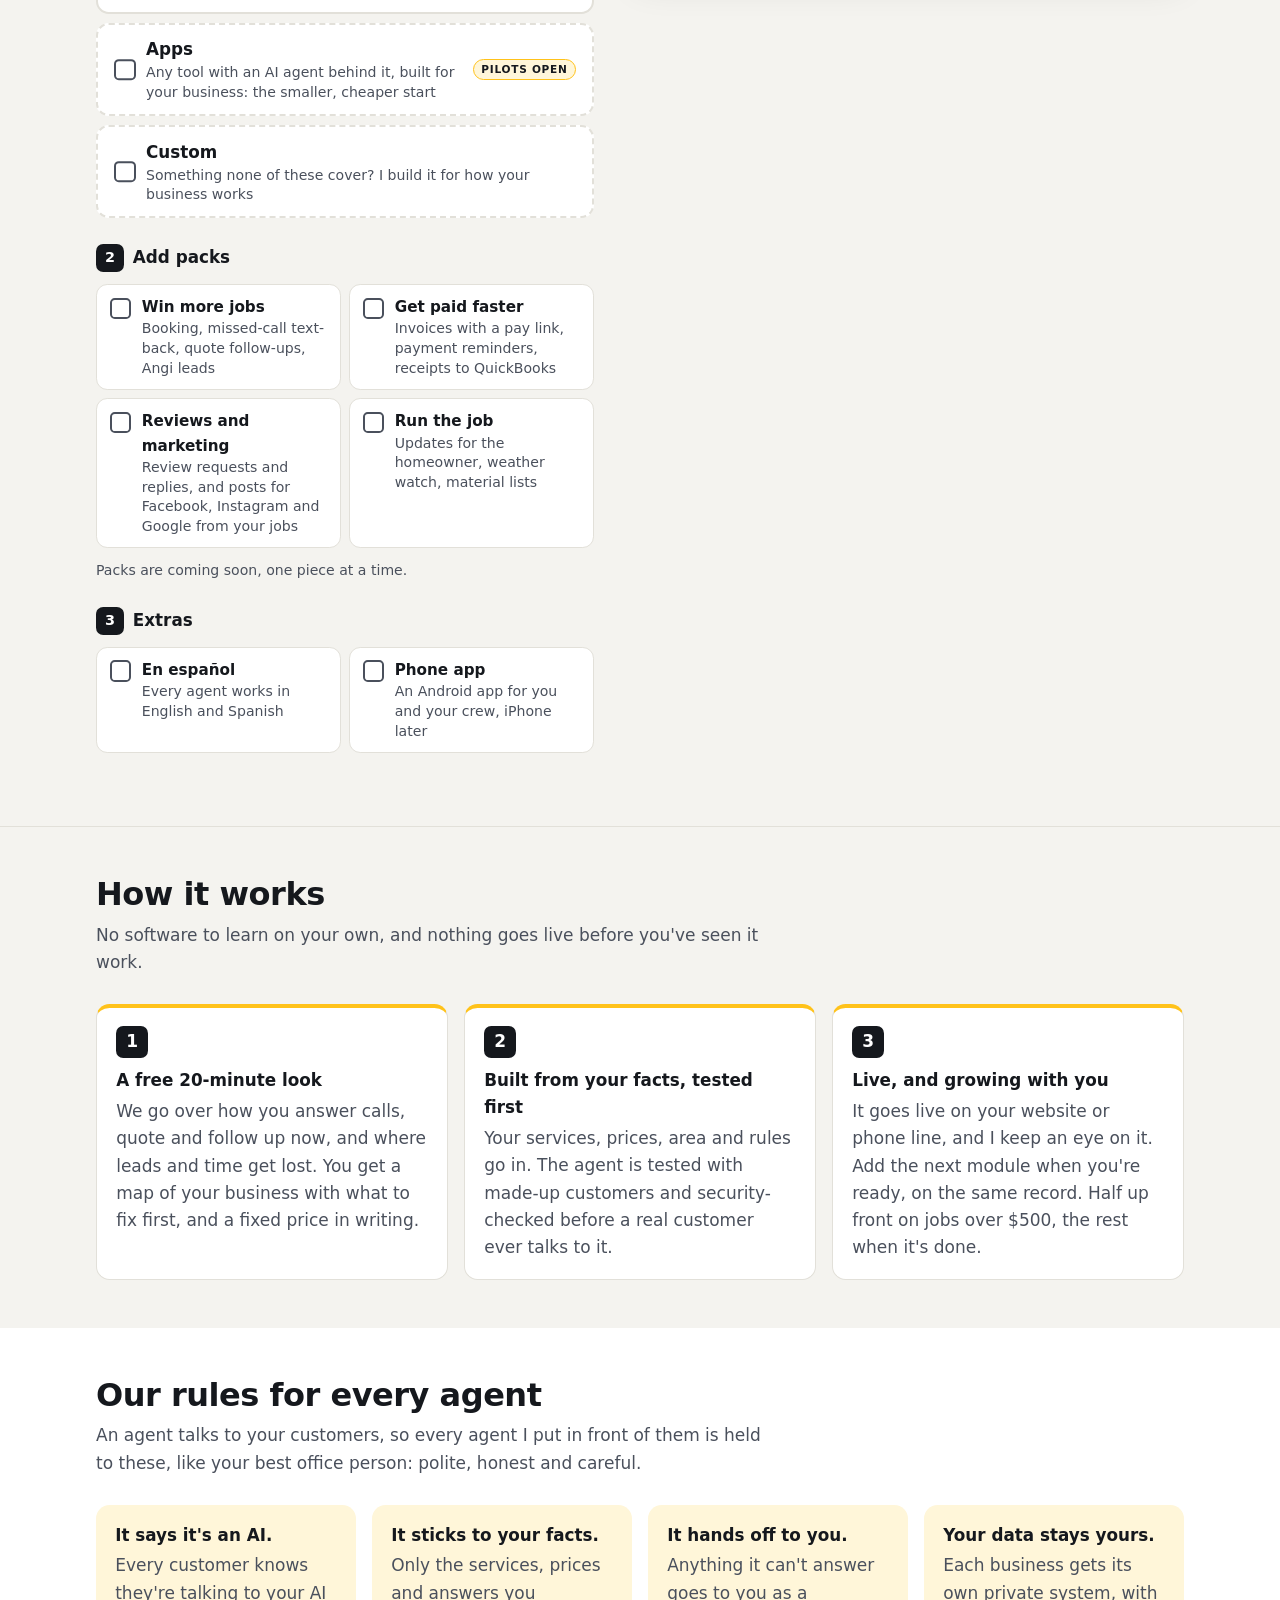
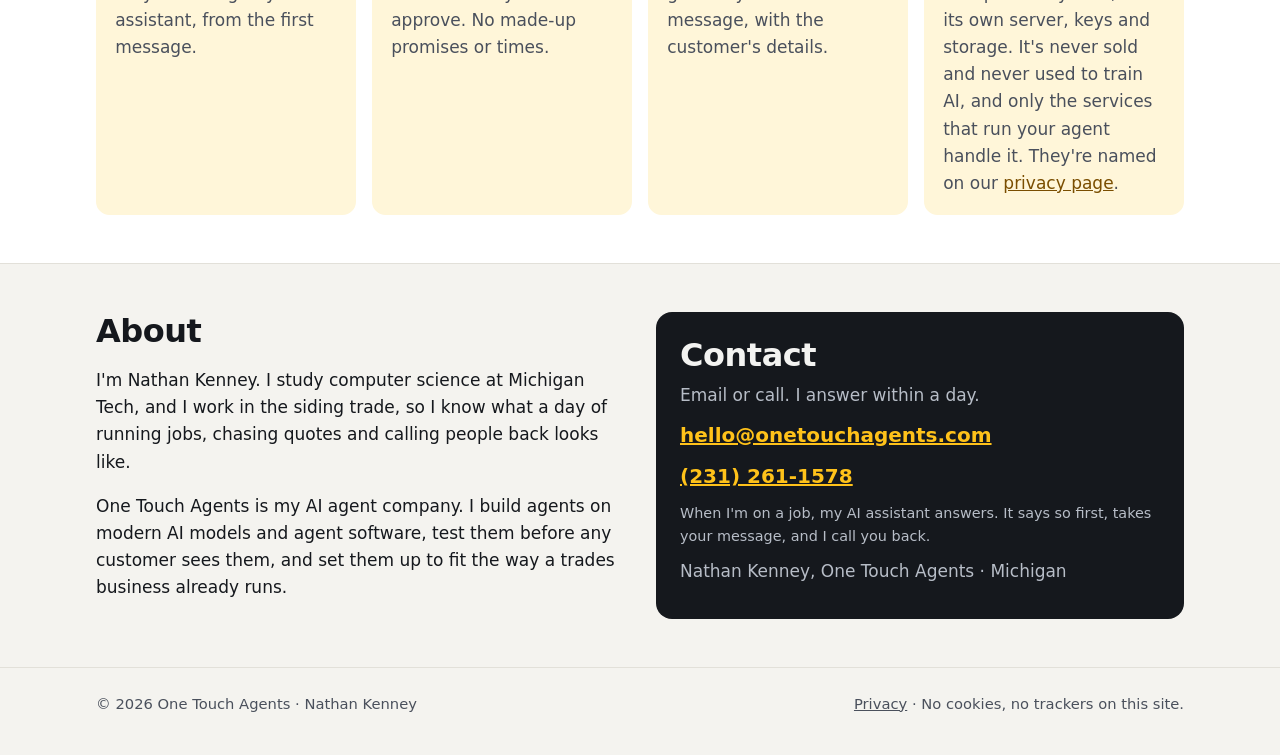
<file: quiz.html>
<!doctype html>
<html lang="en">
<head>
<meta charset="utf-8">
<title>Find your agent · One Touch Agents</title>
<meta http-equiv="refresh" content="0; url=/#build">
<link rel="canonical" href="https://onetouchagents.com/#build">
</head>
<body><p>The quiz is on the main page: <a href="/#build">Build your agent</a>.</p></body>
</html>
</file>
<file: site.css>
/* One Touch Agents site: one small stylesheet, no web fonts, no trackers; two small scripts: the quiz email and the slideshow arrows. */
:root {
  --bg: #f4f3ef; --surface: #ffffff; --ink: #15181d; --ink-2: #4a505c; --line: #e2e0d9;
  --hivis: #ffc21a; --hivis-ink: #15181d; --link: #7a4e00; --tint: #fff6d9;
  --night: #15181d; --night-2: #1f242c; --night-line: #313946; --night-ink: #f3f3f1; --night-ink-2: #b7bdc7;
}
@media (prefers-color-scheme: dark) {
  :root {
    --bg: #101317; --surface: #171b21; --ink: #ecedeb; --ink-2: #a9b0bb; --line: #2a313b;
    --link: #ffc21a; --tint: #2a2410;
    --night: #0b0d10; --night-2: #181c23; --night-line: #2c333d;
  }
}
* { box-sizing: border-box; }
html { -webkit-text-size-adjust: 100%; scroll-behavior: smooth; }
body {
  margin: 0; background: var(--bg); color: var(--ink);
  font: 17px/1.6 system-ui, -apple-system, "Segoe UI", Roboto, Ubuntu, "Noto Sans", sans-serif;
}
a { color: var(--link); }
a:focus-visible, .btn:focus-visible { outline: 3px solid var(--hivis); outline-offset: 2px; }
.wrap { max-width: 70rem; margin: 0 auto; padding: 0 1rem; }

/* header */
.top { background: var(--night); color: var(--night-ink); }
.top .wrap { display: flex; align-items: center; justify-content: space-between; gap: 0.5rem 1rem; min-height: 3.75rem; flex-wrap: wrap; }
.mark { font-weight: 850; font-size: 1.25rem; letter-spacing: -0.01em; color: var(--night-ink); text-decoration: none; }
.mark span { color: var(--hivis); }
.nav { display: flex; gap: 0.4rem 1.1rem; flex-wrap: wrap; font-size: 0.95rem; }
.nav a { color: var(--night-ink-2); text-decoration: none; }
.nav a:hover { color: var(--night-ink); }
@media (max-width: 30rem) { .nav { gap: 0.3rem 0.85rem; font-size: 0.9rem; } .nav a[href$="#rules"] { display: none; } }

/* hero: dark like a work truck, with a caution-tape edge */
.hero { background: var(--night); color: var(--night-ink); padding: 3rem 0 3.25rem; border-bottom: 0; position: relative; }
.hero::after { content: ""; position: absolute; left: 0; right: 0; bottom: 0; height: 8px;
  background: repeating-linear-gradient(-45deg, var(--hivis) 0 14px, var(--night) 14px 28px); }
.hero-grid { display: grid; gap: 2.25rem; grid-template-columns: 1fr; align-items: center; }
@media (min-width: 60rem) { .hero-grid { grid-template-columns: 1.1fr 0.9fr; gap: 3rem; } }
.eyebrow { text-transform: uppercase; letter-spacing: 0.09em; font-size: 0.8rem; font-weight: 750; color: var(--hivis); margin: 0 0 0.75rem; }
.hero h1 { font-size: clamp(2.1rem, 6vw, 3.4rem); line-height: 1.07; letter-spacing: -0.025em; margin: 0 0 1rem; font-weight: 850; max-width: 17ch; }
.hero p.lead { font-size: 1.15rem; color: var(--night-ink-2); max-width: 46ch; margin: 0 0 1.75rem; }
.ctas { display: flex; gap: 0.75rem; flex-wrap: wrap; }
.btn { display: inline-block; padding: 0.8rem 1.15rem; border-radius: 0.55rem; font-weight: 750; text-decoration: none; border: 2px solid var(--hivis); }
.btn.primary { background: var(--hivis); color: var(--hivis-ink); }
.btn.primary:hover { filter: brightness(1.06); }
.btn.ghost { color: var(--night-ink); background: transparent; }
.where { margin: 1.25rem 0 0; font-size: 0.92rem; color: var(--night-ink-2); }
.call { margin: 1.1rem 0 0; font-weight: 650; color: var(--night-ink); }
.call a { color: var(--hivis); white-space: nowrap; }

/* the example conversation */
.chat { margin: 0; background: var(--night-2); border: 1px solid var(--night-line); border-radius: 1rem; overflow: hidden;
  box-shadow: 0 18px 40px rgba(0, 0, 0, 0.35); }
.chat-top { display: flex; align-items: center; gap: 0.55rem; padding: 0.75rem 1rem; border-bottom: 1px solid var(--night-line);
  font-size: 0.9rem; color: var(--night-ink-2); }
.chat-top b { color: var(--night-ink); }
.dot { width: 0.6rem; height: 0.6rem; border-radius: 50%; background: #3ccf7a; flex: none; }
.tag { margin-left: auto; font-size: 0.72rem; text-transform: uppercase; letter-spacing: 0.08em; font-weight: 750;
  border: 1px solid var(--night-line); border-radius: 999px; padding: 0.1rem 0.55rem; }
.chat-body { padding: 1rem; display: flex; flex-direction: column; gap: 0.55rem; }
.msg { margin: 0; padding: 0.6rem 0.85rem; border-radius: 0.9rem; max-width: 86%; font-size: 0.95rem; line-height: 1.45; }
.msg.them { align-self: flex-end; background: #2e3642; color: var(--night-ink); border-bottom-right-radius: 0.25rem; }
.msg.agent { align-self: flex-start; background: #f3f3f1; color: #15181d; border-bottom-left-radius: 0.25rem; }
.chat-foot { margin: 0; padding: 0.7rem 1rem 0.85rem; font-size: 0.8rem; color: var(--night-ink-2); border-top: 1px solid var(--night-line); }

/* sections */
section { padding: 3rem 0; }
section h2 { font-size: clamp(1.55rem, 3.6vw, 2rem); letter-spacing: -0.015em; margin: 0 0 0.5rem; line-height: 1.2; }
section > .wrap > p.sub { color: var(--ink-2); margin: 0 0 1.75rem; max-width: 62ch; }
.alt { background: var(--surface); border-bottom: 1px solid var(--line); }

/* badges */
.badge { display: inline-block; font-size: 0.74rem; font-weight: 750; text-transform: uppercase; letter-spacing: 0.07em;
  padding: 0.18rem 0.6rem; border-radius: 999px; border: 1px solid var(--line); color: var(--ink-2); }
.badge.ready { background: var(--hivis); border-color: var(--hivis); color: var(--hivis-ink); }
.badge.open { border-color: var(--hivis); color: var(--ink); background: var(--tint); }
.card.later { opacity: 0.8; }

/* the ready agent */
.feature { display: grid; gap: 1.5rem; grid-template-columns: 1fr; background: var(--bg); border: 2px solid var(--ink);
  border-radius: 1rem; padding: 1.5rem; }
@media (min-width: 48rem) { .feature { grid-template-columns: 1.6fr 1fr; padding: 1.75rem 2rem; } }
.feature h3 { font-size: 1.5rem; margin: 0.75rem 0 0.35rem; letter-spacing: -0.01em; }
.feature > div > p { margin: 0 0 0.75rem; color: var(--ink-2); }
.ticks { list-style: none; margin: 0; padding: 0; display: grid; gap: 0.45rem; }
.ticks li { padding-left: 1.7rem; position: relative; }
.ticks li::before { content: ""; position: absolute; left: 0; top: 0.42rem; width: 1rem; height: 0.55rem;
  border-left: 3px solid var(--link); border-bottom: 3px solid var(--link); transform: rotate(-45deg); }
.price-box { background: var(--surface); border: 1px solid var(--line); border-radius: 0.85rem; padding: 1.25rem;
  align-self: start; display: grid; gap: 0.15rem; }
.price { font-weight: 850; font-size: 1.6rem; letter-spacing: -0.01em; line-height: 1.2; }
.price small { font-weight: 600; font-size: 0.95rem; color: var(--ink-2); letter-spacing: 0; }
.price-box p { margin: 0.6rem 0 1rem; color: var(--ink-2); font-size: 0.95rem; }
.price-box .btn { text-align: center; }
.incl { list-style: none; margin: 0 0 1rem; padding: 0; display: grid; gap: 0.4rem; font-size: 0.9rem; color: var(--ink-2); }
.incl li { padding-left: 1.4rem; position: relative; }
.incl li::before { content: ""; position: absolute; left: 0; top: 0.45rem; width: 0.8rem; height: 0.45rem;
  border-left: 2.5px solid var(--link); border-bottom: 2.5px solid var(--link); transform: rotate(-45deg); }

/* coming soon */
.soon-h { font-size: 1.1rem; margin: 2.25rem 0 0.9rem; text-transform: uppercase; letter-spacing: 0.08em; color: var(--ink-2); }
.grid { display: grid; gap: 1rem; grid-template-columns: repeat(auto-fill, minmax(min(100%, 19rem), 1fr)); }   /* 3 + 3 on a laptop */
.card { background: var(--bg); border: 1px dashed var(--line); border-radius: 0.85rem; padding: 1.1rem 1.15rem; }
.card h4 { margin: 0.6rem 0 0.3rem; font-size: 1.05rem; }
.card p { margin: 0; color: var(--ink-2); font-size: 0.95rem; }
.note { color: var(--ink-2); font-size: 0.95rem; margin: 1.25rem 0 0; }

/* steps */
.steps { list-style: none; padding: 0; margin: 0; display: grid; gap: 1rem; grid-template-columns: repeat(auto-fit, minmax(15rem, 1fr)); counter-reset: step; }
.steps li { background: var(--surface); border: 1px solid var(--line); border-top: 4px solid var(--hivis); border-radius: 0.85rem;
  padding: 1.1rem 1.2rem; counter-increment: step; color: var(--ink-2); }
.steps li::before { content: counter(step); display: inline-grid; place-items: center; width: 2rem; height: 2rem; border-radius: 0.45rem;
  background: var(--ink); color: var(--surface); font-weight: 850; margin-bottom: 0.6rem; }
.steps b { display: block; margin-bottom: 0.25rem; color: var(--ink); font-size: 1.05rem; }

/* rules */
.rules { display: grid; gap: 1rem; grid-template-columns: repeat(auto-fit, minmax(15rem, 1fr)); }
.rules > div { background: var(--tint); border-radius: 0.85rem; padding: 1.1rem 1.2rem; color: var(--ink-2); }
.rules b { display: block; color: var(--ink); font-size: 1.05rem; margin-bottom: 0.2rem; }

/* about, contact */
.two { display: grid; gap: 2rem; grid-template-columns: repeat(auto-fit, minmax(18rem, 1fr)); align-items: start; }
.contact-box { background: var(--night); color: var(--night-ink); border-radius: 1rem; padding: 1.5rem; }
.contact-box p { margin: 0 0 0.6rem; color: var(--night-ink-2); }
.contact-box a { color: var(--hivis); }
.big { font-size: 1.25rem; font-weight: 750; word-break: break-word; }
.contact-box .small { font-size: 0.9rem; margin-top: 0.4rem; }

/* privacy page */
.doc { max-width: 46rem; padding: 2.5rem 0 3rem; }
.doc h1 { font-size: 2rem; margin: 0 0 0.25rem; letter-spacing: -0.01em; }
.doc h2 { font-size: 1.25rem; margin: 2rem 0 0.5rem; }
.doc .updated { color: var(--ink-2); margin-top: 0; }
.doc li { margin-bottom: 0.4rem; }

/* footer */
footer { border-top: 1px solid var(--line); padding: 1.5rem 0 2.5rem; color: var(--ink-2); font-size: 0.92rem; }
footer .wrap { display: flex; gap: 1rem; justify-content: space-between; flex-wrap: wrap; }
footer a { color: var(--ink-2); }

/* the agents as a swipeable slideshow: scroll-snap does the swiping, the slide in view grows a little */
.carousel { position: relative; margin: 0 -1rem; }
.slides { display: grid; grid-auto-flow: column; grid-auto-columns: min(88%, 52rem); gap: 1rem; padding: 0.5rem 1rem 1rem;
  overflow-x: auto; scroll-snap-type: x mandatory; scroll-padding-inline: 1rem; overscroll-behavior-x: contain; scrollbar-width: none;
  position: relative; scroll-behavior: smooth; align-items: start; }
.slides::-webkit-scrollbar { display: none; }
.slides:focus-visible { outline: 3px solid var(--hivis); outline-offset: -3px; border-radius: 1rem; }
.slide { scroll-snap-align: start; scroll-snap-stop: always; display: grid; gap: 1.25rem; grid-template-columns: 1fr; align-content: start;
  background: var(--bg); border: 1px solid var(--line); border-radius: 1rem; padding: 1.4rem 1.4rem 1.5rem; }
.slide.main { border: 2px solid var(--ink); }
@media (min-width: 48rem) { .slide.main { grid-template-columns: 1.6fr 1fr; padding: 1.75rem 2rem; } }
.slide h3 { font-size: 1.5rem; margin: 0.75rem 0 0.35rem; letter-spacing: -0.01em; }
.slide-lead { margin: 0 0 1rem; color: var(--ink-2); max-width: 58ch; }
.slide .ticks { margin-bottom: 1rem; }
.chan { list-style: none; margin: 0 0 1rem; padding: 0; display: flex; flex-wrap: wrap; gap: 0.45rem; }
.chan li { display: inline-flex; align-items: center; gap: 0.45rem; border: 1px solid var(--line); background: var(--surface);
  border-radius: 999px; padding: 0.25rem 0.4rem 0.25rem 0.8rem; font-size: 0.92rem; font-weight: 650; }
.chan small, .items small { font-size: 0.64rem; font-weight: 750; text-transform: uppercase; letter-spacing: 0.07em; color: var(--ink-2);
  border: 1px solid var(--line); border-radius: 999px; padding: 0.05rem 0.45rem; vertical-align: 2px; }
.chan small.open { border-color: var(--hivis); background: var(--tint); color: var(--ink); }
.chan-note { margin: -0.4rem 0 1rem; color: var(--ink-2); font-size: 0.88rem; }
.slide-foot { margin: 0 0 1rem; color: var(--ink-2); font-size: 0.92rem; }
.slide-foot b { color: var(--ink); }
.slide-foot small { font-size: 0.62rem; font-weight: 750; text-transform: uppercase; letter-spacing: 0.07em; border: 1px solid var(--line);
  border-radius: 999px; padding: 0.05rem 0.4rem; vertical-align: 2px; }
.slide-eg { margin: 0; padding: 0.7rem 0.9rem; border-radius: 0.6rem; background: var(--tint); font-size: 0.95rem; }
.items { list-style: none; margin: 0 0 1rem; padding: 0; display: grid; gap: 0.6rem; }
.items li { background: var(--surface); border: 1px solid var(--line); border-left: 4px solid var(--hivis); border-radius: 0.7rem; padding: 0.7rem 0.95rem; }
.items b { display: block; margin-bottom: 0.15rem; }
.items small { margin-left: 0.35rem; }
.items span { color: var(--ink-2); font-size: 0.95rem; }
@media (max-width: 47.99rem) {
  /* phones: short slides of one height, so swiping never moves the page */
  .slides { grid-auto-columns: calc(100% - 2.75rem); gap: 0.75rem; align-items: stretch; }
  .slide { padding: 1.1rem 1.05rem 1.2rem; gap: 0.9rem; }
  .slide h3 { font-size: 1.3rem; margin-top: 0.6rem; }
  .slide-lead { font-size: 0.95rem; margin-bottom: 0.75rem; }
  .slide-lead .more, .slide-eg, .chan-note, .incl, .slide.main .price-box p { display: none; }
  .slide.main .ticks { margin-bottom: 0.75rem; gap: 0.35rem; font-size: 0.95rem; }
  .slide.main .ticks li:nth-child(n+4) { display: none; }
  .chan { margin-bottom: 0; }
  .slide.main .price-box { display: flex; align-items: center; justify-content: space-between; gap: 0.75rem; padding: 0.8rem 0.9rem; }
  .slide.main .price { font-size: 1.15rem; white-space: nowrap; }
  .slide.main .price-box .btn { padding: 0.6rem 0.9rem; font-size: 0.95rem; white-space: nowrap; }
  .items { gap: 0.45rem; margin-bottom: 0; }
  .items li { padding: 0.55rem 0.8rem; }
  .items span { font-size: 0.86rem; line-height: 1.35; }
  .slide-foot { margin: 0.6rem 0 0; font-size: 0.88rem; }
}
.sl-ctrl { display: none; align-items: center; justify-content: center; gap: 0.9rem; margin-top: 0.25rem; }
.js .sl-ctrl { display: flex; }
.sl-prev, .sl-next { width: 2.6rem; height: 2.6rem; border-radius: 50%; border: 2px solid var(--ink); background: var(--surface); color: var(--ink);
  font-size: 1.5rem; line-height: 1; cursor: pointer; display: grid; place-items: center; padding: 0 0 0.15rem; }
.sl-prev:hover, .sl-next:hover { background: var(--hivis); border-color: var(--hivis); color: var(--hivis-ink); }
.dots { display: flex; gap: 0.5rem; }
.dots button { width: 0.7rem; height: 0.7rem; border-radius: 999px; border: 0; padding: 0; background: var(--line); cursor: pointer;
  transition: width 0.25s ease, background 0.25s ease; }
.dots button[aria-current="true"] { width: 1.8rem; background: var(--hivis); }
.sl-prev:focus-visible, .sl-next:focus-visible, .dots button:focus-visible { outline: 3px solid var(--hivis); outline-offset: 2px; }
@supports (animation-timeline: view()) {
  @media (min-width: 48rem) { .slide { animation: slide-focus linear both; animation-timeline: view(inline); } }
}
@keyframes slide-focus {
  0% { transform: scale(0.94); opacity: 0.55; }
  35%, 65% { transform: scale(1); opacity: 1; }
  100% { transform: scale(0.94); opacity: 0.55; }
}
@media (prefers-reduced-motion: reduce) { .slide { animation: none; } .slides { scroll-behavior: auto; } .dots button { transition: none; } }

/* build your agent: radios and checkboxes (no script) drive an example work order */
.builder { border-bottom: 1px solid var(--line); }
.bld { display: grid; gap: 1.75rem; grid-template-columns: 1fr; align-items: start; }
@media (min-width: 60rem) { .bld { grid-template-columns: 0.95fr 1.05fr; gap: 2.5rem; } }
.bld fieldset, .qz fieldset { border: 0; margin: 0 0 1.6rem; padding: 0; min-width: 0; }
.bld legend, .qz legend { display: flex; align-items: center; gap: 0.55rem; padding: 0; margin-bottom: 0.75rem; font-weight: 800; font-size: 1.05rem; }
.step { display: inline-grid; place-items: center; flex: none; width: 1.75rem; height: 1.75rem; border-radius: 0.45rem;
  background: var(--ink); color: var(--surface); font-size: 0.9rem; font-weight: 850; }
.opts { display: grid; gap: 0.6rem; }
.togs { display: grid; gap: 0.5rem; grid-template-columns: repeat(auto-fill, minmax(min(100%, 15rem), 1fr)); }
.opt, .tog, .sub-opt { position: relative; cursor: pointer; background: var(--surface); }
.opt input, .tog input, .sub-opt input { position: absolute; opacity: 0; width: 1px; height: 1px; margin: 0; }
.tx b { display: block; }
.tx span { display: block; color: var(--ink-2); font-size: 0.88rem; line-height: 1.4; }
.opt { display: flex; align-items: center; gap: 0.75rem; border: 2px solid var(--line); border-radius: 0.8rem; padding: 0.7rem 1rem 0.7rem 3rem; }
.opt::before { content: ""; position: absolute; left: 1rem; top: 50%; transform: translateY(-50%); width: 1.1rem; height: 1.1rem;
  border-radius: 50%; border: 2px solid var(--ink-2); }
.opt b { font-size: 1.05rem; }
.opt small, .tog small { margin-left: auto; flex: none; font-size: 0.66rem; font-weight: 750; text-transform: uppercase; letter-spacing: 0.07em;
  color: var(--ink-2); border: 1px solid var(--line); border-radius: 999px; padding: 0.05rem 0.45rem; }
.opt small.open { border-color: var(--hivis); background: var(--tint); color: var(--ink); }
.opt-app, .opt-custom { border-style: dashed; }
/* the types are checkboxes: pick one or more */
.type .opt::before { border-radius: 0.3rem; }
.type .opt:has(input:checked)::before { box-shadow: none; background: var(--hivis) no-repeat center / 0.8rem
  url("data:image/svg+xml,%3Csvg xmlns='http://www.w3.org/2000/svg' viewBox='0 0 12 10'%3E%3Cpath d='M1 5l3.5 3.5L11 1.5' fill='none' stroke='%2315181d' stroke-width='2.4' stroke-linecap='round' stroke-linejoin='round'/%3E%3C/svg%3E"); }
.pick { display: none; margin: 0; padding: 0.8rem 1.15rem; color: var(--ink-2); font-size: 0.9rem; }
.fs-note { margin: 0.65rem 0 0; color: var(--ink-2); font-size: 0.88rem; }
.opt:has(input:checked) { border-color: var(--ink); border-style: solid; box-shadow: inset 5px 0 0 var(--hivis); }
.opt:has(input:checked)::before { border-color: var(--ink); background: var(--hivis); box-shadow: inset 0 0 0 3px var(--surface); }
.tog { display: flex; align-items: flex-start; gap: 0.65rem; border: 1px solid var(--line); border-radius: 0.7rem; padding: 0.65rem 0.8rem; font-size: 0.95rem; }
.tog::before { content: ""; flex: none; width: 1.1rem; height: 1.1rem; margin-top: 0.15rem; border-radius: 0.3rem; border: 2px solid var(--ink-2); }
.tog:has(input:checked) { border-color: var(--ink); background: var(--tint); }
.tog:has(input:checked)::before { border-color: var(--ink); background: var(--hivis) no-repeat center / 0.8rem
  url("data:image/svg+xml,%3Csvg xmlns='http://www.w3.org/2000/svg' viewBox='0 0 12 10'%3E%3Cpath d='M1 5l3.5 3.5L11 1.5' fill='none' stroke='%2315181d' stroke-width='2.4' stroke-linecap='round' stroke-linejoin='round'/%3E%3C/svg%3E"); }
.opt:has(input:focus-visible), .tog:has(input:focus-visible), .sub-opt:has(input:focus-visible) { outline: 3px solid var(--hivis); outline-offset: 2px; }
/* a type's choices open under it once it's picked */
.subs { display: flex; flex-wrap: wrap; gap: 0.45rem; padding: 0.55rem 0 0.2rem 3rem; }
.sub-opt { border: 1px solid var(--line); border-radius: 999px; padding: 0.3rem 0.8rem; font-size: 0.9rem; }
.sub-opt:has(input:checked) { border-color: var(--ink); background: var(--hivis); color: var(--hivis-ink); font-weight: 650; }

/* the quiz: a big button opens it over the page (popover, no script) */
.quiz-big { display: flex; align-items: center; gap: 0.85rem; width: 100%; margin: 0 0 1.6rem; padding: 1rem 1.2rem; border: 0;
  border-radius: 0.9rem; background: var(--hivis); color: var(--hivis-ink); font: inherit; font-weight: 850; font-size: 1.15rem;
  text-align: left; cursor: pointer; box-shadow: 0 5px 0 rgba(21, 24, 29, 0.22); }
.quiz-big small { display: block; font-weight: 600; font-size: 0.9rem; margin-top: 0.15rem; }
.quiz-big:hover { filter: brightness(1.05); }
.quiz-big:active { transform: translateY(2px); box-shadow: 0 3px 0 rgba(21, 24, 29, 0.22); }
.quiz-big:focus-visible { outline: 3px solid var(--ink); outline-offset: 3px; }
.qmark { display: inline-grid; place-items: center; flex: none; width: 1.9rem; height: 1.9rem; border-radius: 50%;
  background: var(--hivis-ink); color: var(--hivis); font-weight: 850; }
.quiz-link { margin: 1rem 0 0; }
.quiz-link button { background: none; border: 0; padding: 0; font: inherit; font-weight: 650; color: var(--hivis); text-decoration: underline; cursor: pointer; }
.quiz-pop { width: min(48rem, calc(100vw - 1.5rem)); max-height: calc(100dvh - 1.5rem); margin: auto; padding: 0;
  border: 1px solid var(--line); border-radius: 1rem; background: var(--bg); color: var(--ink); overflow: auto; }
.quiz-pop::backdrop { background: rgba(11, 13, 16, 0.65); }
.quiz-head { position: sticky; top: 0; z-index: 1; display: flex; align-items: center; gap: 1rem; padding: 0.9rem 1.2rem;
  background: var(--night); color: var(--night-ink); }
.quiz-head h2 { margin: 0; font-size: 1.15rem; color: var(--night-ink); }
.quiz-head p { margin: 0; color: var(--night-ink-2); font-size: 0.88rem; }
.quiz-close { margin-left: auto; background: none; border: 1px solid var(--night-line); color: var(--night-ink); border-radius: 0.5rem;
  padding: 0.35rem 0.75rem; font: inherit; cursor: pointer; }
.quiz-pop .qz { padding: 1.2rem 1.2rem 0; }
.quiz-pop:has(.stepper) { min-height: min(44rem, calc(100dvh - 1.5rem)); }
@media (max-width: 40rem) { .quiz-pop:has(.stepper) { height: calc(100dvh - 1.5rem); } }

/* the work order */
.ticket { margin: 0; background: var(--surface); border: 1px solid var(--line); border-radius: 0.9rem; overflow: hidden;
  box-shadow: 0 16px 36px rgba(21, 24, 29, 0.12); }
@media (min-width: 60rem) { .ticket { position: sticky; top: 1rem; } }
.ticket figcaption { display: flex; align-items: center; gap: 0.75rem; padding: 0.8rem 1.15rem; background: var(--night);
  color: var(--night-ink-2); font-size: 0.9rem; }
.ticket figcaption b { color: var(--night-ink); }
.ticket .tag { margin-left: auto; color: var(--night-ink-2); }
.t { list-style: none; margin: 0; padding: 0.35rem 0; display: none; }
.t li { display: grid; grid-template-columns: 5.6rem 1fr; gap: 0.75rem; padding: 0.6rem 1.15rem; border-bottom: 1px dashed var(--line); font-size: 0.95rem; }
.t li:last-child { border-bottom: 0; }
.t li.sh { display: none; grid-template-columns: 1fr; padding-top: 0.8rem; font-size: 0.75rem; font-weight: 800; text-transform: uppercase;
  letter-spacing: 0.08em; color: var(--ink-2); }
.t time { font-variant-numeric: tabular-nums; font-weight: 750; font-size: 0.84rem; color: var(--ink-2); padding-top: 0.1rem; }
.t em { display: inline-block; margin-left: 0.45rem; font-style: normal; font-size: 0.66rem; font-weight: 800; text-transform: uppercase;
  letter-spacing: 0.06em; background: var(--hivis); color: var(--hivis-ink); border-radius: 999px; padding: 0.05rem 0.45rem; vertical-align: 1px; }
.t li.x { background: var(--tint); box-shadow: inset 4px 0 0 var(--hivis); }
.t li.na { color: var(--ink-2); background: transparent; box-shadow: inset 4px 0 0 var(--line); }
.t li.na em { background: transparent; color: var(--ink-2); border: 1px solid var(--line); }
.hint { margin: 0; padding: 0.2rem 1.15rem 0.8rem; color: var(--ink-2); font-size: 0.88rem; }
.ticket-foot { margin: 0; padding: 0.7rem 1.15rem; border-top: 1px solid var(--line); color: var(--ink-2); font-size: 0.82rem; }
/* without :has() the website agent's plain day shows; with it, the picks drive the ticket */
.t-desk { display: block; }
.t li.x { display: none; }
@supports selector(:has(*)) {
  .t-desk, .type .subs { display: none; }
  .type:has(.ty:checked) .subs { display: flex; }
  .bld:has(#t-cust:checked):has(#c-desk:checked, #c-both:checked) .t-desk,
  .bld:has(#t-cust:checked):has(#c-phone:checked, #c-both:checked) .t-phone,
  .bld:has(#t-team:checked):has(#m-site:checked, #m-both:checked) .t-site,
  .bld:has(#t-team:checked):has(#m-office:checked, #m-both:checked) .t-office,
  .bld:has(#t-app:checked):has(#p-quote:checked) .t-quote,
  .bld:has(#t-app:checked):has(#p-intake:checked) .t-intake,
  .bld:has(#t-app:checked):has(#p-photo:checked) .t-photo,
  .bld:has(#t-app:checked):has(#p-own:checked) .t-own,
  .bld:has(#t-custom:checked) .t-custom { display: block; }
  .bld:has(#t-cust:checked):has(#c-both:checked) .sh, .bld:has(#t-team:checked):has(#m-both:checked) .sh { display: grid; }
  /* more than one type: each day gets its header, and a note that points at another picked agent goes */
  .bld:has(#t-cust:checked):has(#t-team:checked) .sh, .bld:has(#t-cust:checked):has(#t-app:checked) .sh,
  .bld:has(#t-cust:checked):has(#t-custom:checked) .sh, .bld:has(#t-team:checked):has(#t-app:checked) .sh,
  .bld:has(#t-team:checked):has(#t-custom:checked) .sh, .bld:has(#t-app:checked):has(#t-custom:checked) .sh { display: grid; }
  .bld:has(#t-team:checked):has(#m-office:checked, #m-both:checked) :is(.t-desk, .t-phone, .t-custom, .t-quote, .t-intake, .t-photo) .x-paid.na,
  .bld:has(#t-team:checked):has(#m-site:checked, #m-both:checked) :is(.t-desk, .t-phone, .t-custom, .t-quote, .t-intake, .t-photo) .x-run.na,
  .bld:has(#t-team:checked):has(#m-office:checked, #m-both:checked) :is(.t-custom, .t-quote, .t-intake) .x-rep.na,
  .bld:has(#t-cust:checked) :is(.t-custom, .t-quote, .t-intake) .x-rep.na, .bld:has(#t-cust:checked) .t-photo .x-win.na, .bld:has(#t-cust:checked) .t-site .x-win.na { display: none; }
  .bld:has(#a-win:checked) .x-win, .bld:has(#a-paid:checked) .x-paid, .bld:has(#a-rep:checked) .x-rep,
  .bld:has(#a-run:checked) .x-run, .bld:has(#a-es:checked) .x-es, .bld:has(#a-app:checked) .x-app {
    display: grid; animation: line-in 0.25s ease-out; }
  .bld:has(.togs input:checked) .hint { display: none; }
  .bld:not(:has(.ty:checked)) .pick { display: block; }
}
@keyframes line-in { from { opacity: 0; transform: translateY(-4px); } }
@media (prefers-reduced-motion: reduce) { .t li { animation: none !important; } }

/* the quiz: questions open one after another, the answer is worked out in CSS */
.qs { background: var(--surface); border: 1px solid var(--line) !important; border-radius: 0.9rem; padding: 1.1rem 1.2rem 1.2rem !important; }
.qs legend { float: left; width: 100%; margin-bottom: 0.85rem; }
.qs legend small { margin-left: auto; color: var(--ink-2); font-weight: 650; font-size: 0.8rem; white-space: nowrap; }
.qs legend .qtext { flex: 1 1 0; min-width: 0; }
@media (max-width: 40rem) {
  .qs legend { flex-wrap: wrap; }
  .qs legend small { order: -1; flex-basis: 100%; margin: 0 0 0.35rem; text-transform: uppercase; letter-spacing: 0.07em; font-size: 0.72rem; }
}
.qs .opts, .qs .togs { clear: both; }
.qs .togs { grid-template-columns: repeat(auto-fill, minmax(min(100%, 14rem), 1fr)); }
.qs .tog { background: var(--bg); }
.qs .opt { background: var(--bg); }
.qs .also { clear: both; margin-top: 0.75rem; }
.qres { background: var(--night); color: var(--night-ink); border-radius: 1rem; padding: 1.5rem 1.4rem; position: relative; overflow: hidden; }
.qres::before { content: ""; position: absolute; left: 0; right: 0; top: 0; height: 6px;
  background: repeating-linear-gradient(-45deg, var(--hivis) 0 12px, var(--night) 12px 24px); }
.qres .eyebrow { margin-top: 0.4rem; }
.qres h2 { color: var(--night-ink); margin: 0 0 0.4rem; }
.qres h3 { font-size: 0.8rem; text-transform: uppercase; letter-spacing: 0.08em; color: var(--hivis); margin: 1.3rem 0 0.6rem; }
.qres > p { color: var(--night-ink-2); margin: 0; }
.recs { list-style: none; margin: 0; padding: 0; display: grid; gap: 0.55rem; }
.recs li { background: var(--night-2); border: 1px solid var(--night-line); border-left: 4px solid var(--hivis); border-radius: 0.6rem;
  padding: 0.65rem 0.9rem; color: var(--night-ink-2); }
.recs li b { color: var(--night-ink); }
.recs.notes li { border-left-color: var(--night-line); }
.qbtns { display: flex; flex-wrap: wrap; gap: 0.75rem; align-items: center; margin-top: 1.5rem; }
.qbtns .btn { color: var(--night-ink); font: inherit; font-weight: 750; cursor: pointer; background: transparent; }
.qbtns .btn.primary { background: var(--hivis); }
.qbtns .btn.primary { color: var(--hivis-ink); }
.reset { background: none; border: 0; color: var(--night-ink-2); text-decoration: underline; font: inherit; cursor: pointer; padding: 0.5rem; }
.qres .r, .qres .rec, .qres .grp { display: none; }
@supports selector(:has(*)) {
  .qz .qs:not(.qs1), .qz .qres { display: none; }
  .qz:has([name="q1"]:checked) .qs2,
  .qz:has([name="q2"]:checked) .qs3,
  .qz:has(.qs3 input:checked) .qs4,
  .qz:has(.qs4 input:checked) .qs5,
  .qz:has(.qs5 input:checked) .qs6,
  .qz:has([name="q6"]:checked) .qres { display: block; }
  /* the headline */
  .qz:has(#z-small:checked) .r-small, .qz:has(#z-one:checked) .r-one, .qz:has(#z-full:checked) .r-full { display: block; }
  /* apps, for a small start */
  .qz:has(#z-small:checked) .g-apps, .qz:has(#z-one:checked) .g-agents, .qz:has(#z-full:checked) .g-agents,
  .qz:has(#z-one:checked) .g-packs, .qz:has(#z-full:checked) .g-packs { display: block; }
  .qz:has(#w-quote:checked) .k-quote,
  .qz:has(#f-web:checked, #f-angi:checked, #w-sched:checked) .k-intake,
  .qz:has(#w-crew:checked, #w-rev:checked, #f-social:checked, #r-remod:checked, #r-roof:checked) .k-photo,
  .qz:has(#w-calls:checked, #f-call:checked) .k-textback { display: list-item; }
  /* agents */
  .qz:has(#f-call:checked, #w-calls:checked) .k-phone,
  .qz:has(#f-web:checked, #f-angi:checked, #w-sched:checked, #w-quote:checked, #w-rev:checked, #f-google:checked, #f-social:checked) .k-desk,
  .qz:has(#s-15:checked, #s-16:checked, #w-crew:checked) .k-site,
  .qz:has(#w-pay:checked, #u-qb:checked) .k-office { display: list-item; }
  /* packs */
  .qz:has(#w-calls:checked, #w-sched:checked, #f-angi:checked, #w-quote:checked) .k-win,
  .qz:has(#w-pay:checked, #u-qb:checked) .k-paid,
  .qz:has(#w-rev:checked, #f-google:checked, #f-word:checked, #f-social:checked) .k-rep,
  .qz:has(#w-crew:checked, #r-roof:checked, #r-lawn:checked, #r-remod:checked) .k-run { display: list-item; }
  /* notes: the trade, the tools, the extras */
  .qz:has(#r-roof:checked) .k-roof, .qz:has(#r-hvac:checked) .k-hvac, .qz:has(#r-remod:checked) .k-remod,
  .qz:has(#r-lawn:checked) .k-lawn, .qz:has(#r-clean:checked) .k-clean,
  .qz:has(#u-jobber:checked, #u-hcp:checked) .k-crm, .qz:has(#u-qb:checked) .k-qb,
  .qz:has(#u-paper:checked, #u-none:checked) .k-nosoft, .qz:has(#x-es:checked) .k-es,
  .qz:has(#s-5:checked, #s-15:checked, #s-16:checked):not(:has(#z-small:checked)) .k-app { display: list-item; }
}
@supports not selector(:has(*)) { .qres .r-fallback { display: block; } }

/* the quiz one question at a time (the stepper script); without it every question shows in a list */
.qprog { display: none; height: 6px; margin: 0 0 1rem; border-radius: 999px; background: var(--line); overflow: hidden; }
.qprog span { display: block; height: 100%; width: 0; background: var(--hivis); transition: width 0.3s ease; }
.qnav { display: none; gap: 0.75rem; margin-top: 1rem; position: sticky; bottom: 0; z-index: 1; padding: 0.75rem 0 0.9rem;
  background: var(--bg); border-top: 1px solid var(--line); }
.stepper .qprog { display: block; }
.stepper .qnav { display: flex; }
.qz.stepper .qs, .qz.stepper .qres { display: none !important; }
.qz.stepper .qs.on, .qz.stepper .qres.on { display: block !important; animation: step-in 0.25s ease-out; }
.qz.stepper .qs { margin-bottom: 0; }
.q-back, .q-next { font: inherit; font-weight: 750; padding: 0.7rem 1.3rem; border-radius: 0.55rem; cursor: pointer; }
.q-back { background: var(--surface); color: var(--ink); border: 2px solid var(--line); }
.q-back:hover { border-color: var(--ink); }
.q-next { margin-left: auto; min-width: 7rem; background: var(--hivis); color: var(--hivis-ink); border: 2px solid var(--hivis); }
.q-next:disabled { opacity: 0.45; cursor: not-allowed; }
.q-back:focus-visible, .q-next:focus-visible { outline: 3px solid var(--ink); outline-offset: 2px; }
@keyframes step-in { from { opacity: 0; transform: translateX(14px); } }
@media (prefers-reduced-motion: reduce) { .qz.stepper .qs.on, .qz.stepper .qres.on { animation: none; } .qprog span { transition: none; } }
</file>
